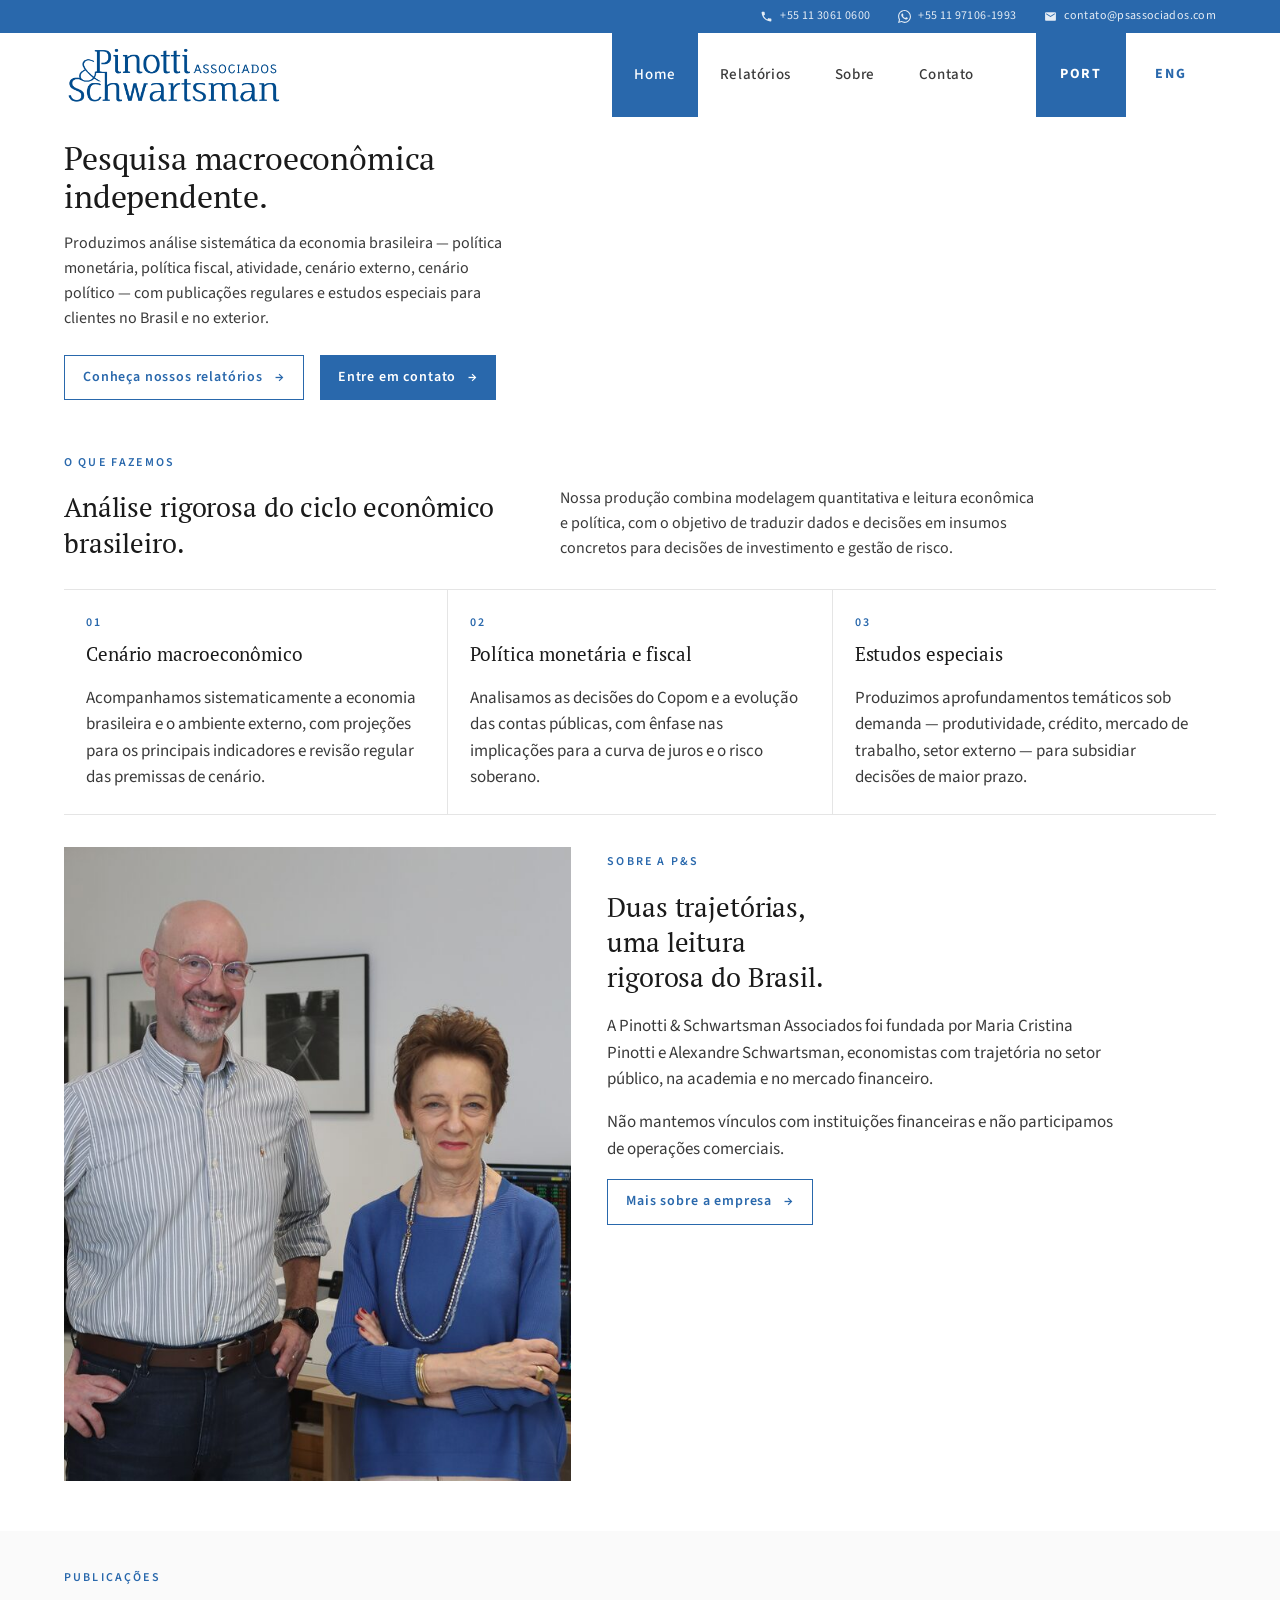
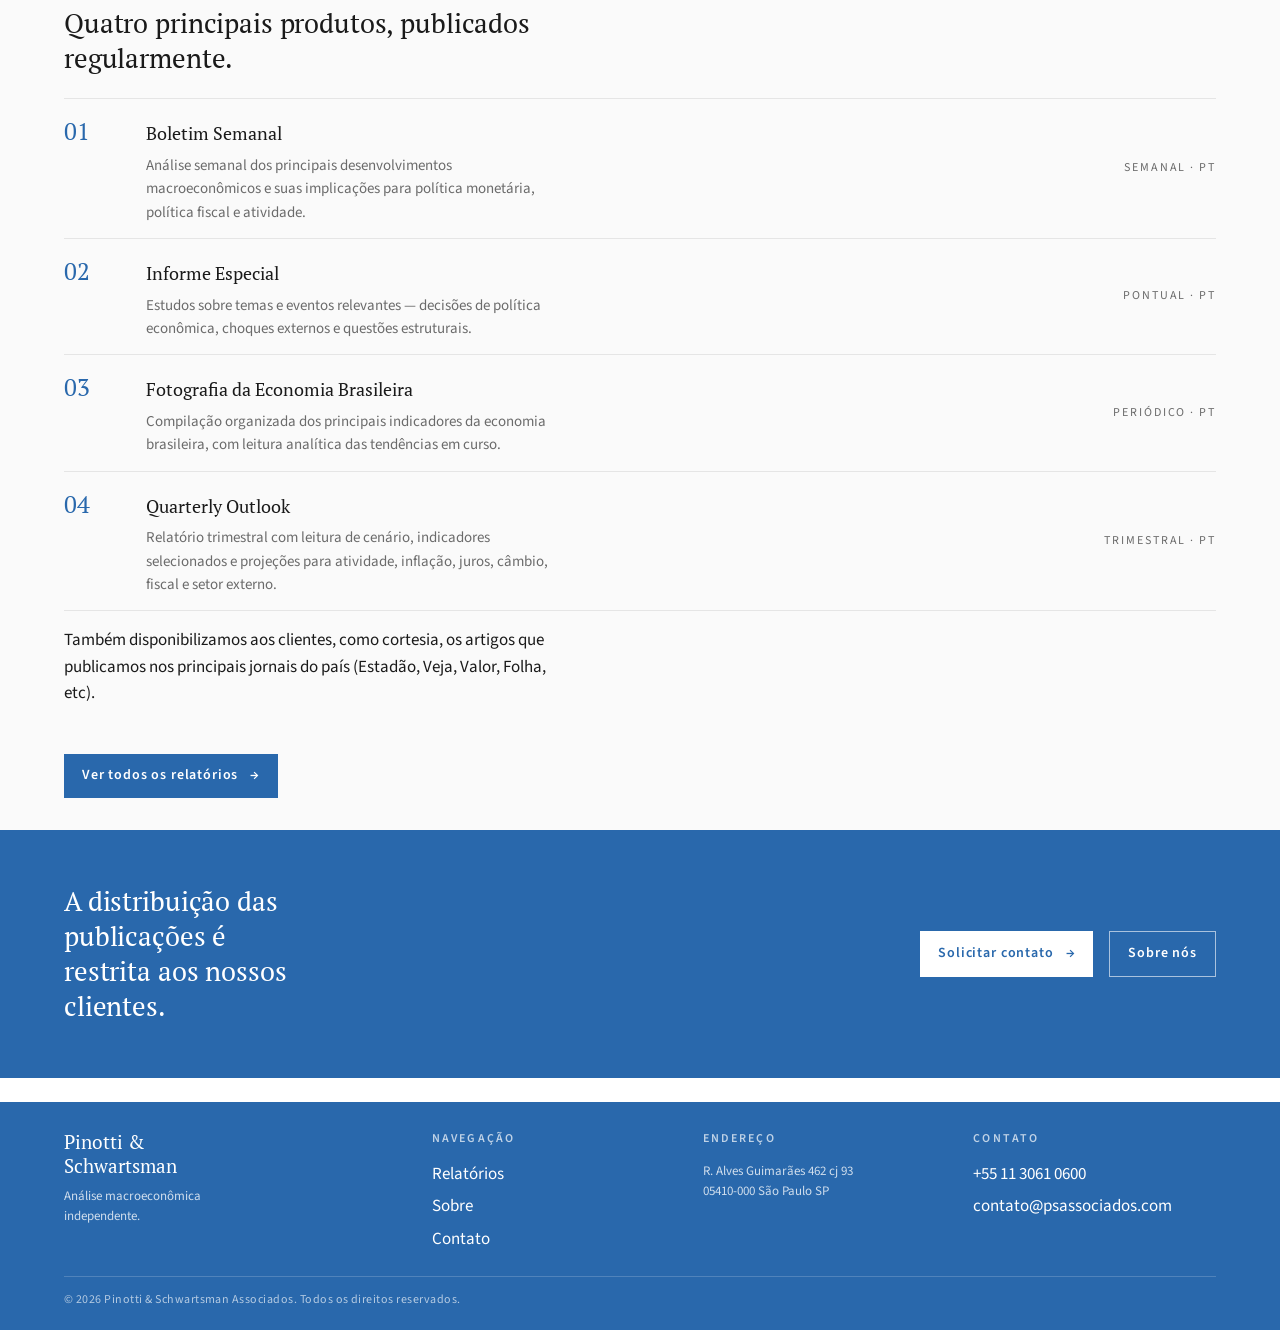
<file: index.html>
<!doctype html>
<html lang="pt-BR">
<head>
  <meta charset="utf-8" />
  <meta name="viewport" content="width=device-width, initial-scale=1" />
  <title>Pinotti &amp; Schwartsman Associados — Análise macroeconômica</title>
  <meta name="description" content="Pinotti & Schwartsman Associados — pesquisa macroeconômica independente para clientes no Brasil e no exterior." />
  <meta property="og:title" content="Pinotti & Schwartsman Associados" />
  <meta property="og:description" content="Pesquisa macroeconômica independente." />
  <meta property="og:type" content="website" />
  <meta property="og:image" content="assets/ps-logo-br.png" />
  <link rel="preconnect" href="https://fonts.googleapis.com" />
  <link rel="preconnect" href="https://fonts.gstatic.com" crossorigin />
  <link href="https://fonts.googleapis.com/css2?family=PT+Serif:wght@400;700&family=Source+Sans+3:wght@300;400;500;600;700&display=swap" rel="stylesheet" />
  <link rel="icon" href="assets/ps-icon.png" type="image/png" />
  <link rel="stylesheet" href="styles.css" />
</head>
<body data-screen-label="Home">

  <div data-slot="header" data-active="index.html"></div>

  <main>
    <!-- HERO -->
    <section class="hero" data-screen-label="Hero">
      <div class="container body">
        <h1>
          <span data-pt="Pesquisa macroeconômica" data-en="Independent macroeconomic">Pesquisa macroeconômica</span>
          <span data-pt="independente." data-en="research.">independente.</span>
        </h1>
        <p class="lead" data-pt="Produzimos análise sistemática da economia brasileira — política monetária, política fiscal, atividade, cenário externo, cenário político — com publicações regulares e estudos especiais para clientes no Brasil e no exterior." data-en="We produce systematic analysis of the Brazilian economy — monetary policy, fiscal policy, activity, external scenario, political scenario — with regular publications and special studies for clients in Brazil and abroad.">Produzimos análise sistemática da economia brasileira — política monetária, política fiscal, atividade, cenário externo, cenário político — com publicações regulares e estudos especiais para clientes no Brasil e no exterior.</p>
        <div class="actions">
          <a class="btn ghost" href="relatorios.html"><span data-pt="Conheça nossos relatórios" data-en="Explore our research">Conheça nossos relatórios</span> <span class="arrow">→</span></a>
          <a class="btn" href="contato.html"><span data-pt="Entre em contato" data-en="Contact us">Entre em contato</span> <span class="arrow">→</span></a>
        </div>
      </div>
    </section>

    <!-- SERVIÇOS -->
    <section class="services container" data-screen-label="Serviços">
      <div class="head">
        <div>
          <span class="eyebrow" data-pt="O que fazemos" data-en="What we do">O que fazemos</span>
          <h2 data-pt="Análise rigorosa do ciclo econômico brasileiro." data-en="Rigorous analysis of the Brazilian economic cycle.">Análise rigorosa do ciclo econômico brasileiro.</h2>
        </div>
        <p class="lead" data-pt="Nossa produção combina modelagem quantitativa e leitura econômica e política, com o objetivo de traduzir dados e decisões em insumos concretos para decisões de investimento e gestão de risco." data-en="Our output combines quantitative modelling with economic and political reading, aiming to translate data and decisions into concrete inputs for investment and risk management decisions.">Nossa produção combina modelagem quantitativa e leitura econômica e política, com o objetivo de traduzir dados e decisões em insumos concretos para decisões de investimento e gestão de risco.</p>
      </div>

      <div class="svc-grid">
        <div class="svc">
          <span class="num">01</span>
          <h3 data-pt="Cenário macroeconômico" data-en="Macroeconomic outlook">Cenário macroeconômico</h3>
          <p data-pt="Acompanhamos sistematicamente a economia brasileira e o ambiente externo, com projeções para os principais indicadores e revisão regular das premissas de cenário." data-en="We systematically follow the Brazilian economy and the external environment, with projections for key indicators and regular review of scenario assumptions.">Acompanhamos sistematicamente a economia brasileira e o ambiente externo, com projeções para os principais indicadores e revisão regular das premissas de cenário.</p>
        </div>
        <div class="svc">
          <span class="num">02</span>
          <h3 data-pt="Política monetária e fiscal" data-en="Monetary and fiscal policy">Política monetária e fiscal</h3>
          <p data-pt="Analisamos as decisões do Copom e a evolução das contas públicas, com ênfase nas implicações para a curva de juros e o risco soberano." data-en="We analyse Copom decisions and the evolution of public accounts, with emphasis on the implications for the yield curve and sovereign risk.">Analisamos as decisões do Copom e a evolução das contas públicas, com ênfase nas implicações para a curva de juros e o risco soberano.</p>
        </div>
        <div class="svc">
          <span class="num">03</span>
          <h3 data-pt="Estudos especiais" data-en="Special studies">Estudos especiais</h3>
          <p data-pt="Produzimos aprofundamentos temáticos sob demanda — produtividade, crédito, mercado de trabalho, setor externo — para subsidiar decisões de maior prazo." data-en="We produce on-demand thematic deep-dives — productivity, credit, labour market, external sector — to support longer-term decisions.">Produzimos aprofundamentos temáticos sob demanda — produtividade, crédito, mercado de trabalho, setor externo — para subsidiar decisões de maior prazo.</p>
        </div>
      </div>
    </section>

    <!-- SOBRE -->
    <section class="container section" data-screen-label="Sobre — preview">
      <div class="about-block">
        <div class="visual">
          <span class="label-tag" data-pt="P&amp;S" data-en="P&amp;S">P&amp;S</span>
          <img class="visual-photo" src="assets/alex-e-cristina.jpg" alt="Maria Cristina Pinotti e Alexandre Schwartsman" />
        </div>
        <div class="copy">
          <span class="eyebrow" data-pt="Sobre a P&S" data-en="About P&S">Sobre a P&amp;S</span>
          <h2 data-pt="Duas trajetórias, uma leitura rigorosa do Brasil." data-en="Two careers, one rigorous reading of Brazil.">Duas trajetórias, uma leitura rigorosa do Brasil.</h2>
          <p data-pt="A Pinotti & Schwartsman Associados foi fundada por Maria Cristina Pinotti e Alexandre Schwartsman, economistas com trajetória no setor público, na academia e no mercado financeiro." data-en="Pinotti & Schwartsman Associates was founded by Maria Cristina Pinotti and Alexandre Schwartsman, economists with backgrounds in the public sector, academia and financial markets.">A Pinotti &amp; Schwartsman Associados foi fundada por Maria Cristina Pinotti e Alexandre Schwartsman, economistas com trajetória no setor público, na academia e no mercado financeiro.</p>
          <p data-pt="Não mantemos vínculos com instituições financeiras e não participamos de operações comerciais." data-en="We maintain no ties to financial institutions and do not participate in commercial transactions.">Não mantemos vínculos com instituições financeiras e não participamos de operações comerciais.</p>
          <div class="actions mt-16">
            <a class="btn ghost" href="sobre.html"><span data-pt="Mais sobre a empresa" data-en="More about the firm">Mais sobre a empresa</span> <span class="arrow">→</span></a>
          </div>
        </div>
      </div>
    </section>

    <!-- RELATÓRIOS -->
    <section class="reports-strip" data-screen-label="Relatórios — preview">
      <div class="container">
        <div class="head">
          <div>
            <span class="eyebrow" data-pt="Publicações" data-en="Publications">Publicações</span>
            <h2 data-pt="Quatro principais produtos, publicados regularmente." data-en="Four main products, published regularly.">Quatro principais produtos, publicados regularmente.</h2>
          </div>
        </div>

        <div class="reports-list">
          <div class="report-row">
            <div class="num">01</div>
            <div>
              <div class="name">Boletim Semanal</div>
              <div class="desc" data-pt="Análise semanal dos principais desenvolvimentos macroeconômicos e suas implicações para política monetária, política fiscal e atividade." data-en="Weekly analysis of the main macroeconomic developments and their implications for monetary policy, fiscal policy and activity.">Análise semanal dos principais desenvolvimentos macroeconômicos e suas implicações para política monetária, política fiscal e atividade.</div>
            </div>
            <div class="freq" data-pt="Semanal · PT" data-en="Weekly · PT">Semanal · PT</div>
          </div>
          <div class="report-row">
            <div class="num">02</div>
            <div>
              <div class="name">Informe Especial</div>
              <div class="desc" data-pt="Estudos sobre temas e eventos relevantes — decisões de política econômica, choques externos e questões estruturais." data-en="Studies on relevant topics and events — economic policy decisions, external shocks and structural issues.">Estudos sobre temas e eventos relevantes — decisões de política econômica, choques externos e questões estruturais.</div>
            </div>
            <div class="freq" data-pt="Pontual · PT" data-en="Ad hoc · PT">Pontual · PT</div>
          </div>
          <div class="report-row">
            <div class="num">03</div>
            <div>
              <div class="name">Fotografia da Economia Brasileira</div>
              <div class="desc" data-pt="Compilação organizada dos principais indicadores da economia brasileira, com leitura analítica das tendências em curso." data-en="An organised compilation of the main indicators of the Brazilian economy, with analytical reading of ongoing trends.">Compilação organizada dos principais indicadores da economia brasileira, com leitura analítica das tendências em curso.</div>
            </div>
            <div class="freq" data-pt="Periódico · PT" data-en="Periodic · PT">Periódico · PT</div>
          </div>
          <div class="report-row">
            <div class="num">04</div>
            <div>
              <div class="name">Quarterly Outlook</div>
              <div class="desc" data-pt="Relatório trimestral com leitura de cenário, indicadores selecionados e projeções para atividade, inflação, juros, câmbio, fiscal e setor externo." data-en="Quarterly report with scenario analysis, selected indicators and forecasts for activity, inflation, rates, FX, fiscal accounts and the external sector.">Relatório trimestral com leitura de cenário, indicadores selecionados e projeções para atividade, inflação, juros, câmbio, fiscal e setor externo.</div>
            </div>
            <div class="freq" data-pt="Trimestral · PT" data-en="Quarterly · PT">Trimestral · PT</div>
          </div>
        </div>

        <p class="small mt-16" data-pt="Também disponibilizamos aos clientes, como cortesia, os artigos que publicamos nos principais jornais do país (Estadão, Veja, Valor, Folha, etc)." data-en="We also make available to clients, as a courtesy, the articles we publish in the country's main newspapers.">Também disponibilizamos aos clientes, como cortesia, os artigos que publicamos nos principais jornais do país (Estadão, Veja, Valor, Folha, etc).</p>

        <div class="mt-48">
          <a class="btn" href="relatorios.html"><span data-pt="Ver todos os relatórios" data-en="View all reports">Ver todos os relatórios</span> <span class="arrow">→</span></a>
        </div>
      </div>
    </section>

    <!-- CTA -->
    <section class="cta" data-screen-label="CTA contato">
      <div class="container row">
        <h2 data-pt="A distribuição das publicações é restrita aos nossos clientes." data-en="Distribution of our publications is restricted to our clients.">A distribuição das publicações é restrita aos nossos clientes.</h2>
        <div class="actions">
          <a class="btn" href="contato.html"><span data-pt="Solicitar contato" data-en="Request contact">Solicitar contato</span> <span class="arrow">→</span></a>
          <a class="btn ghost" href="sobre.html" data-pt="Sobre nós" data-en="About us">Sobre nós</a>
        </div>
      </div>
    </section>
  </main>

  <div data-slot="footer"></div>
  <script src="site.js"></script>
</body>
</html>
</file>
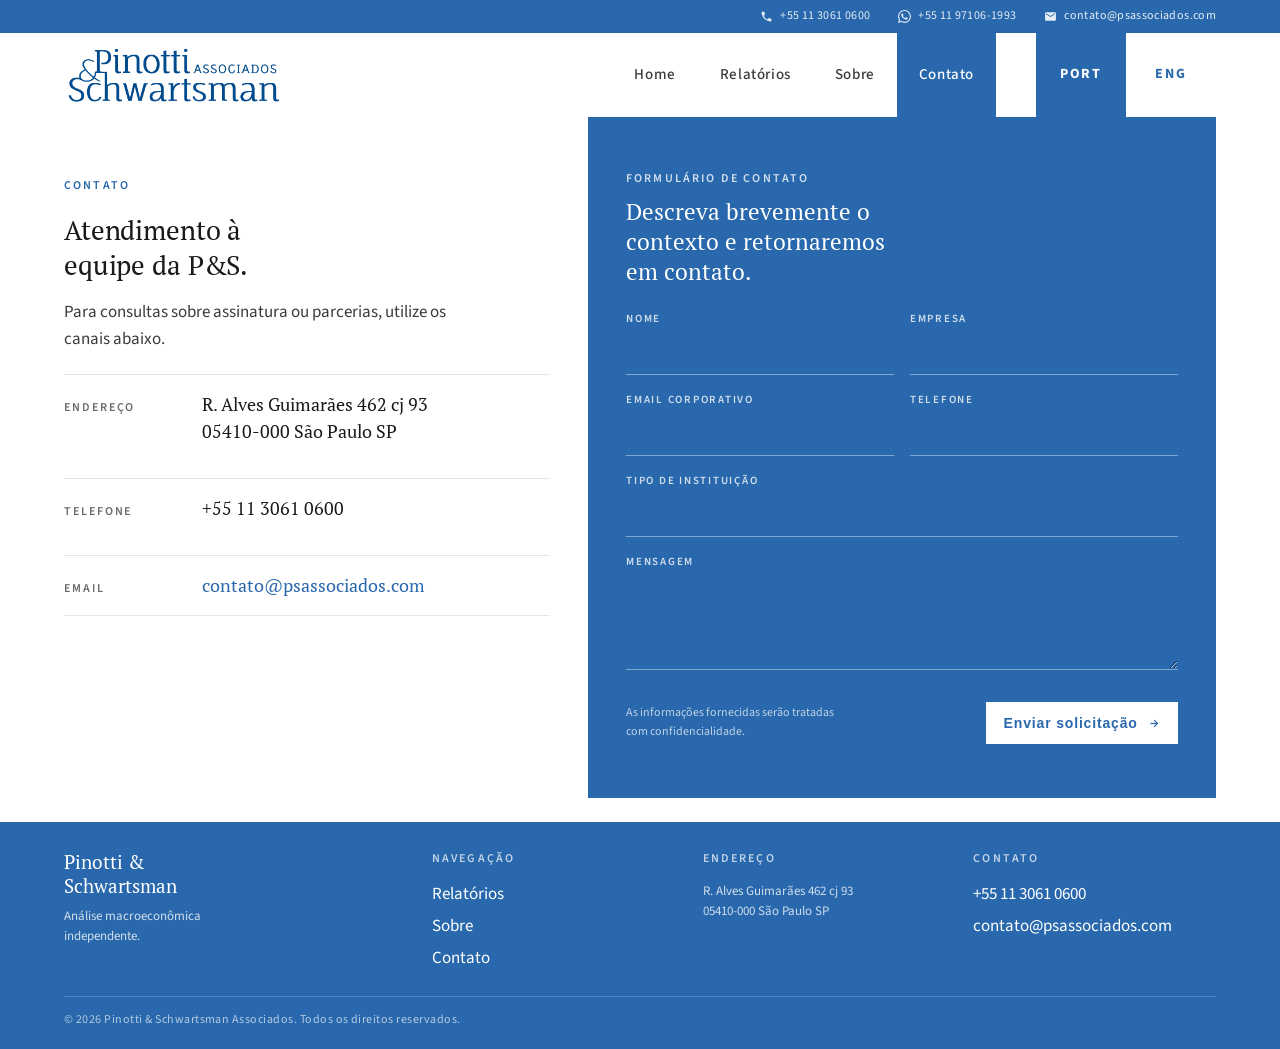
<file: contato.html>
<!doctype html>
<html lang="pt-BR">
<head>
  <meta charset="utf-8" />
  <meta name="viewport" content="width=device-width, initial-scale=1" />
  <title>Contato · Pinotti &amp; Schwartsman Associados</title>
  <meta name="description" content="Contato da Pinotti & Schwartsman Associados." />
  <meta property="og:title" content="Contato · Pinotti & Schwartsman Associados" />
  <meta property="og:description" content="Entre em contato com a equipe da P&S." />
  <meta property="og:type" content="website" />
  <meta property="og:image" content="assets/ps-logo-br.png" />
  <link rel="preconnect" href="https://fonts.googleapis.com" />
  <link rel="preconnect" href="https://fonts.gstatic.com" crossorigin />
  <link href="https://fonts.googleapis.com/css2?family=PT+Serif:wght@400;700&family=Source+Sans+3:wght@300;400;500;600;700&display=swap" rel="stylesheet" />
  <link rel="icon" href="assets/ps-icon.png" type="image/png" />
  <link rel="stylesheet" href="styles.css" />
</head>
<body data-screen-label="Contato">
  <div data-slot="header" data-active="contato.html"></div>

  <main>
    <section class="container">
      <div class="contact">
        <div class="info">
          <span class="eyebrow" data-pt="Contato" data-en="Contact">Contato</span>
          <h2 data-pt="Atendimento à equipe da P&S." data-en="Contact the P&S team.">Atendimento à equipe da P&amp;S.</h2>
          <p data-pt="Para consultas sobre assinatura ou parcerias, utilize os canais abaixo." data-en="For subscription enquiries or partnerships, please use the channels below.">Para consultas sobre assinatura ou parcerias, utilize os canais abaixo.</p>

          <dl class="block">
            <dt data-pt="Endereço" data-en="Address">Endereço</dt>
            <dd>R. Alves Guimarães 462 cj 93
05410-000 São Paulo SP</dd>
          </dl>
          <dl class="block">
            <dt data-pt="Telefone" data-en="Phone">Telefone</dt>
            <dd>+55 11 3061 0600</dd>
          </dl>
          <dl class="block">
            <dt data-pt="Email" data-en="Email">Email</dt>
            <dd><a href="mailto:contato@psassociados.com">contato@psassociados.com</a></dd>
          </dl>
        </div>

        <aside class="form-pane">
          <h3 data-pt="Formulário de contato" data-en="Contact form">Formulário de contato</h3>
          <p class="lead" data-pt="Descreva brevemente o contexto e retornaremos em contato." data-en="Briefly describe the context and we will follow up.">Descreva brevemente o contexto e retornaremos em contato.</p>

          <form class="form-grid contact-form" data-contact-form>
            <div class="field">
              <label for="name" data-pt="Nome" data-en="Name">Nome</label>
              <input id="name" name="name" type="text" autocomplete="name" required />
            </div>
            <div class="field">
              <label for="company" data-pt="Empresa" data-en="Company">Empresa</label>
              <input id="company" name="company" type="text" autocomplete="organization" required />
            </div>
            <div class="field">
              <label for="email" data-pt="Email corporativo" data-en="Corporate email">Email corporativo</label>
              <input id="email" name="email" type="email" autocomplete="email" required />
            </div>
            <div class="field">
              <label for="phone" data-pt="Telefone" data-en="Phone">Telefone</label>
              <input id="phone" name="phone" type="tel" autocomplete="tel" />
            </div>
            <div class="field full">
              <label for="institution" data-pt="Tipo de instituição" data-en="Institution type">Tipo de instituição</label>
              <input id="institution" name="institution" type="text" autocomplete="organization-title" />
            </div>
            <div class="field full">
              <label for="message" data-pt="Mensagem" data-en="Message">Mensagem</label>
              <textarea id="message" name="message"></textarea>
            </div>
            <div class="form-actions">
              <span class="small" data-pt="As informações fornecidas serão tratadas com confidencialidade." data-en="The information provided will be handled confidentially.">As informações fornecidas serão tratadas com confidencialidade.</span>
              <button class="btn" type="submit"><span data-pt="Enviar solicitação" data-en="Send request">Enviar solicitação</span> <span class="arrow">→</span></button>
              <p class="form-status small" hidden data-form-status data-pt="Seu aplicativo de email será aberto com a solicitação preenchida." data-en="Your email app will open with the request prefilled.">Seu aplicativo de email será aberto com a solicitação preenchida.</p>
            </div>
          </form>
        </aside>
      </div>
    </section>
  </main>

  <div data-slot="footer"></div>
  <script src="site.js"></script>
</body>
</html>
</file>
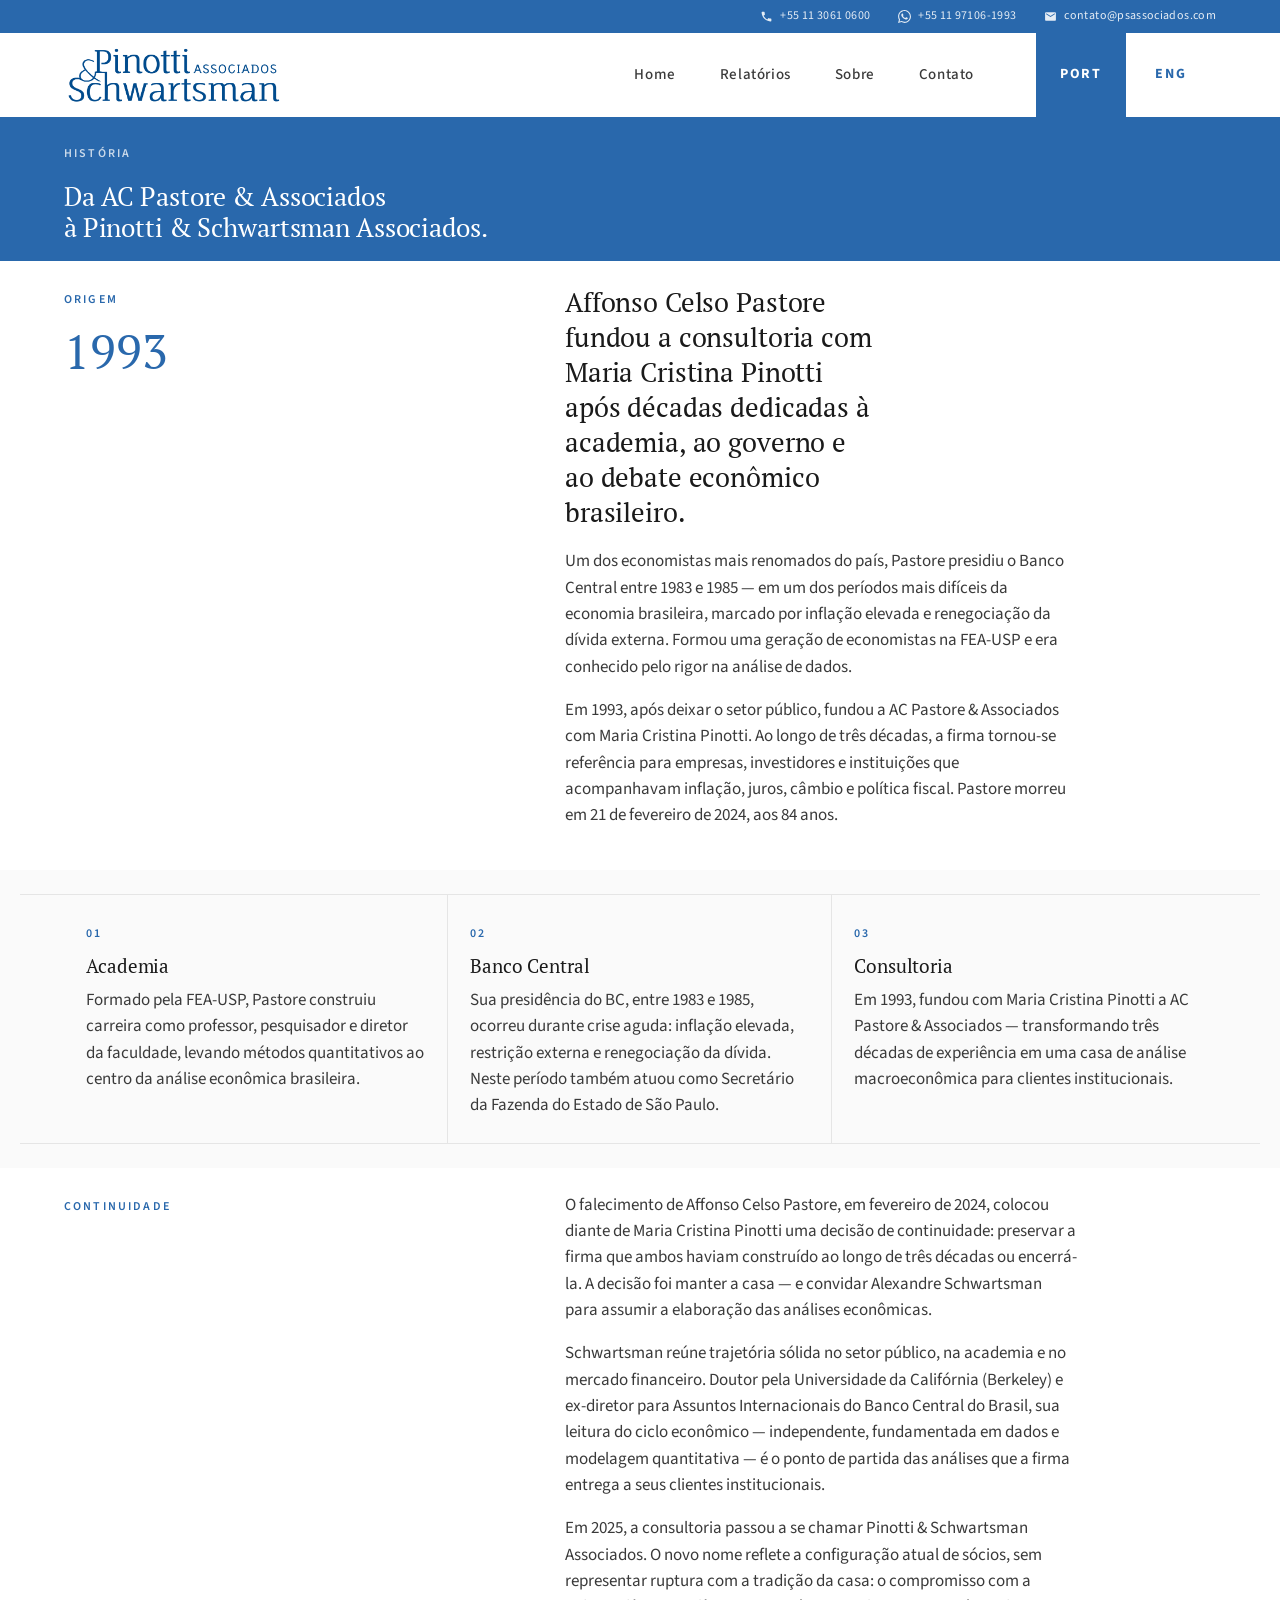
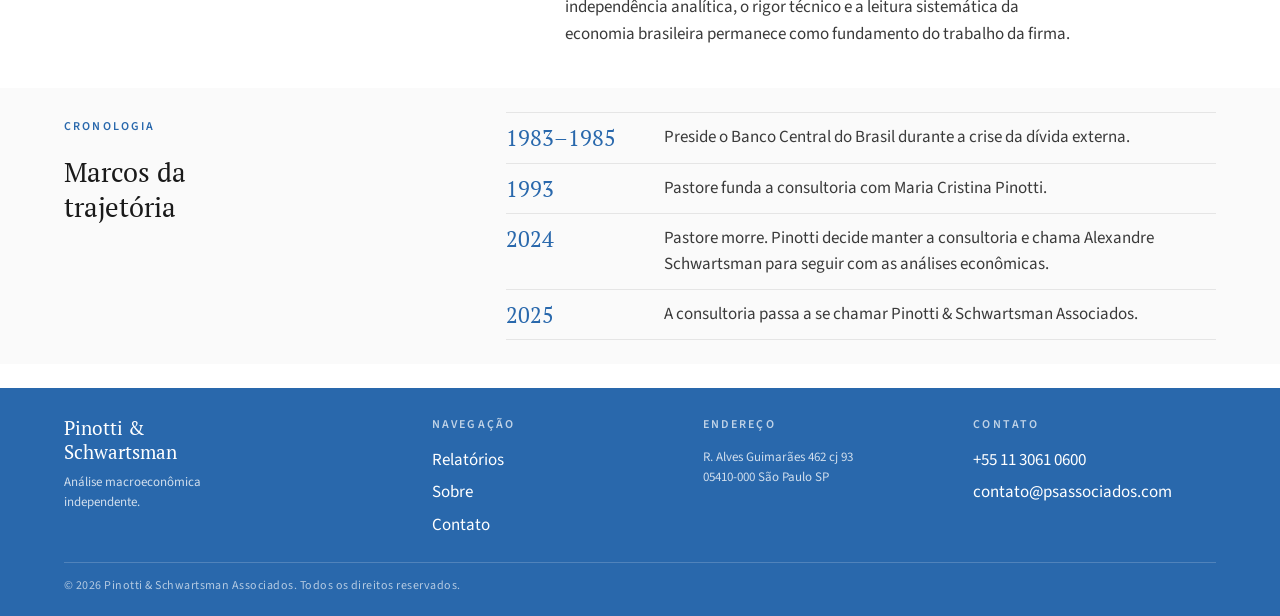
<file: historia.html>
<!doctype html>
<html lang="pt-BR">
<head>
  <meta charset="utf-8" />
  <meta name="viewport" content="width=device-width, initial-scale=1" />
  <title>História · Pinotti &amp; Schwartsman Associados</title>
  <meta name="description" content="Da AC Pastore & Associados à Pinotti & Schwartsman Associados: a história da firma, o legado de Pastore e a refundação de 2025." />
  <meta property="og:title" content="História · Pinotti & Schwartsman Associados" />
  <meta property="og:description" content="Da AC Pastore & Associados à Pinotti & Schwartsman Associados: continuidade, independência e rigor macroeconômico." />
  <meta property="og:type" content="website" />
  <meta property="og:image" content="assets/ps-logo-br.png" />
  <link rel="preconnect" href="https://fonts.googleapis.com" />
  <link rel="preconnect" href="https://fonts.gstatic.com" crossorigin />
  <link href="https://fonts.googleapis.com/css2?family=PT+Serif:wght@400;700&family=Source+Sans+3:wght@300;400;500;600;700&display=swap" rel="stylesheet" />
  <link rel="icon" href="assets/ps-icon.png" type="image/png" />
  <link rel="stylesheet" href="styles.css" />
</head>
<body data-screen-label="História">
  <div data-slot="header" data-active="historia.html"></div>

  <main>
    <section class="page-head" data-screen-label="Page head">
      <div class="container">
        <span class="eyebrow" data-pt="História" data-en="History">História</span>
        <h1>
          <span data-pt="Da AC Pastore &amp; Associados" data-en="From AC Pastore &amp; Associates">Da AC Pastore &amp; Associados</span>
          <span data-pt="à Pinotti &amp; Schwartsman Associados." data-en="to Pinotti &amp; Schwartsman Associates.">à Pinotti &amp; Schwartsman Associados.</span>
        </h1>
      </div>
    </section>

    <!-- Origem -->
    <section class="container history-intro">
      <div>
        <span class="eyebrow" data-pt="Origem" data-en="Origin">Origem</span>
        <div class="history-year">1993</div>
      </div>
      <div>
        <h2 data-pt="Affonso Celso Pastore fundou a consultoria com Maria Cristina Pinotti após décadas dedicadas à academia, ao governo e ao debate econômico brasileiro." data-en="Affonso Celso Pastore founded the consultancy with Maria Cristina Pinotti after decades devoted to academia, government and the Brazilian economic debate.">Affonso Celso Pastore fundou a consultoria com Maria Cristina Pinotti após décadas dedicadas à academia, ao governo e ao debate econômico brasileiro.</h2>
        <p data-pt="Um dos economistas mais renomados do país, Pastore presidiu o Banco Central entre 1983 e 1985 — em um dos períodos mais difíceis da economia brasileira, marcado por inflação elevada e renegociação da dívida externa. Formou uma geração de economistas na FEA-USP e era conhecido pelo rigor na análise de dados." data-en="One of Brazil's most respected economists, Pastore headed the Central Bank from 1983 to 1985 — in one of the most difficult periods of the Brazilian economy, marked by high inflation and external-debt renegotiation. He trained a generation of economists at FEA-USP and was known for his rigour in data analysis.">Um dos economistas mais renomados do país, Pastore presidiu o Banco Central entre 1983 e 1985 — em um dos períodos mais difíceis da economia brasileira, marcado por inflação elevada e renegociação da dívida externa. Formou uma geração de economistas na FEA-USP e era conhecido pelo rigor na análise de dados.</p>
        <p data-pt="Em 1993, após deixar o setor público, fundou a AC Pastore &amp; Associados com Maria Cristina Pinotti. Ao longo de três décadas, a firma tornou-se referência para empresas, investidores e instituições que acompanhavam inflação, juros, câmbio e política fiscal. Pastore morreu em 21 de fevereiro de 2024, aos 84 anos." data-en="In 1993, after leaving the public sector, he founded AC Pastore &amp; Associates with Maria Cristina Pinotti. Over three decades, the firm became a benchmark for companies, investors and institutions following inflation, interest rates, exchange rates and fiscal policy. Pastore died on 21 February 2024, aged 84.">Em 1993, após deixar o setor público, fundou a AC Pastore &amp; Associados com Maria Cristina Pinotti. Ao longo de três décadas, a firma tornou-se referência para empresas, investidores e instituições que acompanhavam inflação, juros, câmbio e política fiscal. Pastore morreu em 21 de fevereiro de 2024, aos 84 anos.</p>
      </div>
    </section>

    <!-- Três pilares da trajetória -->
    <section class="history-band">
      <div class="container history-timeline">
        <article>
          <span class="num">01</span>
          <h3 data-pt="Academia" data-en="Academia">Academia</h3>
          <p data-pt="Formado pela FEA-USP, Pastore construiu carreira como professor, pesquisador e diretor da faculdade, levando métodos quantitativos ao centro da análise econômica brasileira." data-en="Educated at FEA-USP, Pastore built a career as professor, researcher and dean, bringing quantitative methods to the centre of Brazilian economic analysis.">Formado pela FEA-USP, Pastore construiu carreira como professor, pesquisador e diretor da faculdade, levando métodos quantitativos ao centro da análise econômica brasileira.</p>
        </article>
        <article>
          <span class="num">02</span>
          <h3 data-pt="Banco Central" data-en="Central Bank">Banco Central</h3>
          <p data-pt="Sua presidência do BC, entre 1983 e 1985, ocorreu durante crise aguda: inflação elevada, restrição externa e renegociação da dívida. Neste período também atuou como Secretário da Fazenda do Estado de São Paulo." data-en="His tenure as BC president, from 1983 to 1985, came during an acute crisis: high inflation, external constraints and debt renegotiation. He also served as São Paulo State Finance Secretary.">Sua presidência do BC, entre 1983 e 1985, ocorreu durante crise aguda: inflação elevada, restrição externa e renegociação da dívida. Neste período também atuou como Secretário da Fazenda do Estado de São Paulo.</p>
        </article>
        <article>
          <span class="num">03</span>
          <h3 data-pt="Consultoria" data-en="Consultancy">Consultoria</h3>
          <p data-pt="Em 1993, fundou com Maria Cristina Pinotti a AC Pastore &amp; Associados — transformando três décadas de experiência em uma casa de análise macroeconômica para clientes institucionais." data-en="In 1993, he co-founded AC Pastore &amp; Associates with Maria Cristina Pinotti — turning three decades of experience into a macroeconomic research house for institutional clients.">Em 1993, fundou com Maria Cristina Pinotti a AC Pastore &amp; Associados — transformando três décadas de experiência em uma casa de análise macroeconômica para clientes institucionais.</p>
        </article>
      </div>
    </section>

    <!-- Continuidade -->
    <section class="container">
      <div class="intro">
        <div>
          <span class="eyebrow" data-pt="Continuidade" data-en="Continuity">Continuidade</span>
        </div>
        <div>
          <p data-pt="O falecimento de Affonso Celso Pastore, em fevereiro de 2024, colocou diante de Maria Cristina Pinotti uma decisão de continuidade: preservar a firma que ambos haviam construído ao longo de três décadas ou encerrá-la. A decisão foi manter a casa — e convidar Alexandre Schwartsman para assumir a elaboração das análises econômicas." data-en="The passing of Affonso Celso Pastore in February 2024 placed before Maria Cristina Pinotti a decision of continuity: to preserve the firm they had both built over three decades, or to close it. The decision was to keep the firm — and to invite Alexandre Schwartsman to take over the production of economic analysis.">O falecimento de Affonso Celso Pastore, em fevereiro de 2024, colocou diante de Maria Cristina Pinotti uma decisão de continuidade: preservar a firma que ambos haviam construído ao longo de três décadas ou encerrá-la. A decisão foi manter a casa — e convidar Alexandre Schwartsman para assumir a elaboração das análises econômicas.</p>
          <p data-pt="Schwartsman reúne trajetória sólida no setor público, na academia e no mercado financeiro. Doutor pela Universidade da Califórnia (Berkeley) e ex-diretor para Assuntos Internacionais do Banco Central do Brasil, sua leitura do ciclo econômico — independente, fundamentada em dados e modelagem quantitativa — é o ponto de partida das análises que a firma entrega a seus clientes institucionais." data-en="Schwartsman brings a solid background in the public sector, academia and financial markets. With a PhD from the University of California (Berkeley) and a former directorship for International Affairs at the Central Bank of Brazil, his reading of the economic cycle — independent, grounded in data and quantitative modelling — is the starting point for the analysis the firm delivers to its institutional clients.">Schwartsman reúne trajetória sólida no setor público, na academia e no mercado financeiro. Doutor pela Universidade da Califórnia (Berkeley) e ex-diretor para Assuntos Internacionais do Banco Central do Brasil, sua leitura do ciclo econômico — independente, fundamentada em dados e modelagem quantitativa — é o ponto de partida das análises que a firma entrega a seus clientes institucionais.</p>
          <p data-pt="Em 2025, a consultoria passou a se chamar Pinotti &amp; Schwartsman Associados. O novo nome reflete a configuração atual de sócios, sem representar ruptura com a tradição da casa: o compromisso com a independência analítica, o rigor técnico e a leitura sistemática da economia brasileira permanece como fundamento do trabalho da firma." data-en="In 2025, the consultancy became Pinotti &amp; Schwartsman Associates. The new name reflects the current partnership configuration, without representing a break with the firm's tradition: the commitment to analytical independence, technical rigour and systematic reading of the Brazilian economy remains as the foundation of its work.">Em 2025, a consultoria passou a se chamar Pinotti &amp; Schwartsman Associados. O novo nome reflete a configuração atual de sócios, sem representar ruptura com a tradição da casa: o compromisso com a independência analítica, o rigor técnico e a leitura sistemática da economia brasileira permanece como fundamento do trabalho da firma.</p>
        </div>
      </div>
    </section>

    <!-- Cronologia -->
    <section class="history-chronology">
      <div class="container">
        <div class="history-chronology-head">
          <span class="eyebrow" data-pt="Cronologia" data-en="Timeline">Cronologia</span>
          <h2 data-pt="Marcos da trajetória" data-en="Milestones">Marcos da trajetória</h2>
        </div>
        <ol>
          <li><time>1983–1985</time><span data-pt="Preside o Banco Central do Brasil durante a crise da dívida externa." data-en="Presides over the Central Bank of Brazil during the external-debt crisis.">Preside o Banco Central do Brasil durante a crise da dívida externa.</span></li>
          <li><time>1993</time><span data-pt="Pastore funda a consultoria com Maria Cristina Pinotti." data-en="Pastore founds the consultancy with Maria Cristina Pinotti.">Pastore funda a consultoria com Maria Cristina Pinotti.</span></li>
          <li><time>2024</time><span data-pt="Pastore morre. Pinotti decide manter a consultoria e chama Alexandre Schwartsman para seguir com as análises econômicas." data-en="Pastore dies. Pinotti decides to keep the consultancy and invites Alexandre Schwartsman to continue the economic analysis.">Pastore morre. Pinotti decide manter a consultoria e chama Alexandre Schwartsman para seguir com as análises econômicas.</span></li>
          <li><time>2025</time><span data-pt="A consultoria passa a se chamar Pinotti &amp; Schwartsman Associados." data-en="The consultancy becomes Pinotti &amp; Schwartsman Associates.">A consultoria passa a se chamar Pinotti &amp; Schwartsman Associados.</span></li>
        </ol>
      </div>
    </section>

  </main>

  <div data-slot="footer"></div>
  <script src="site.js"></script>
</body>
</html>
</file>
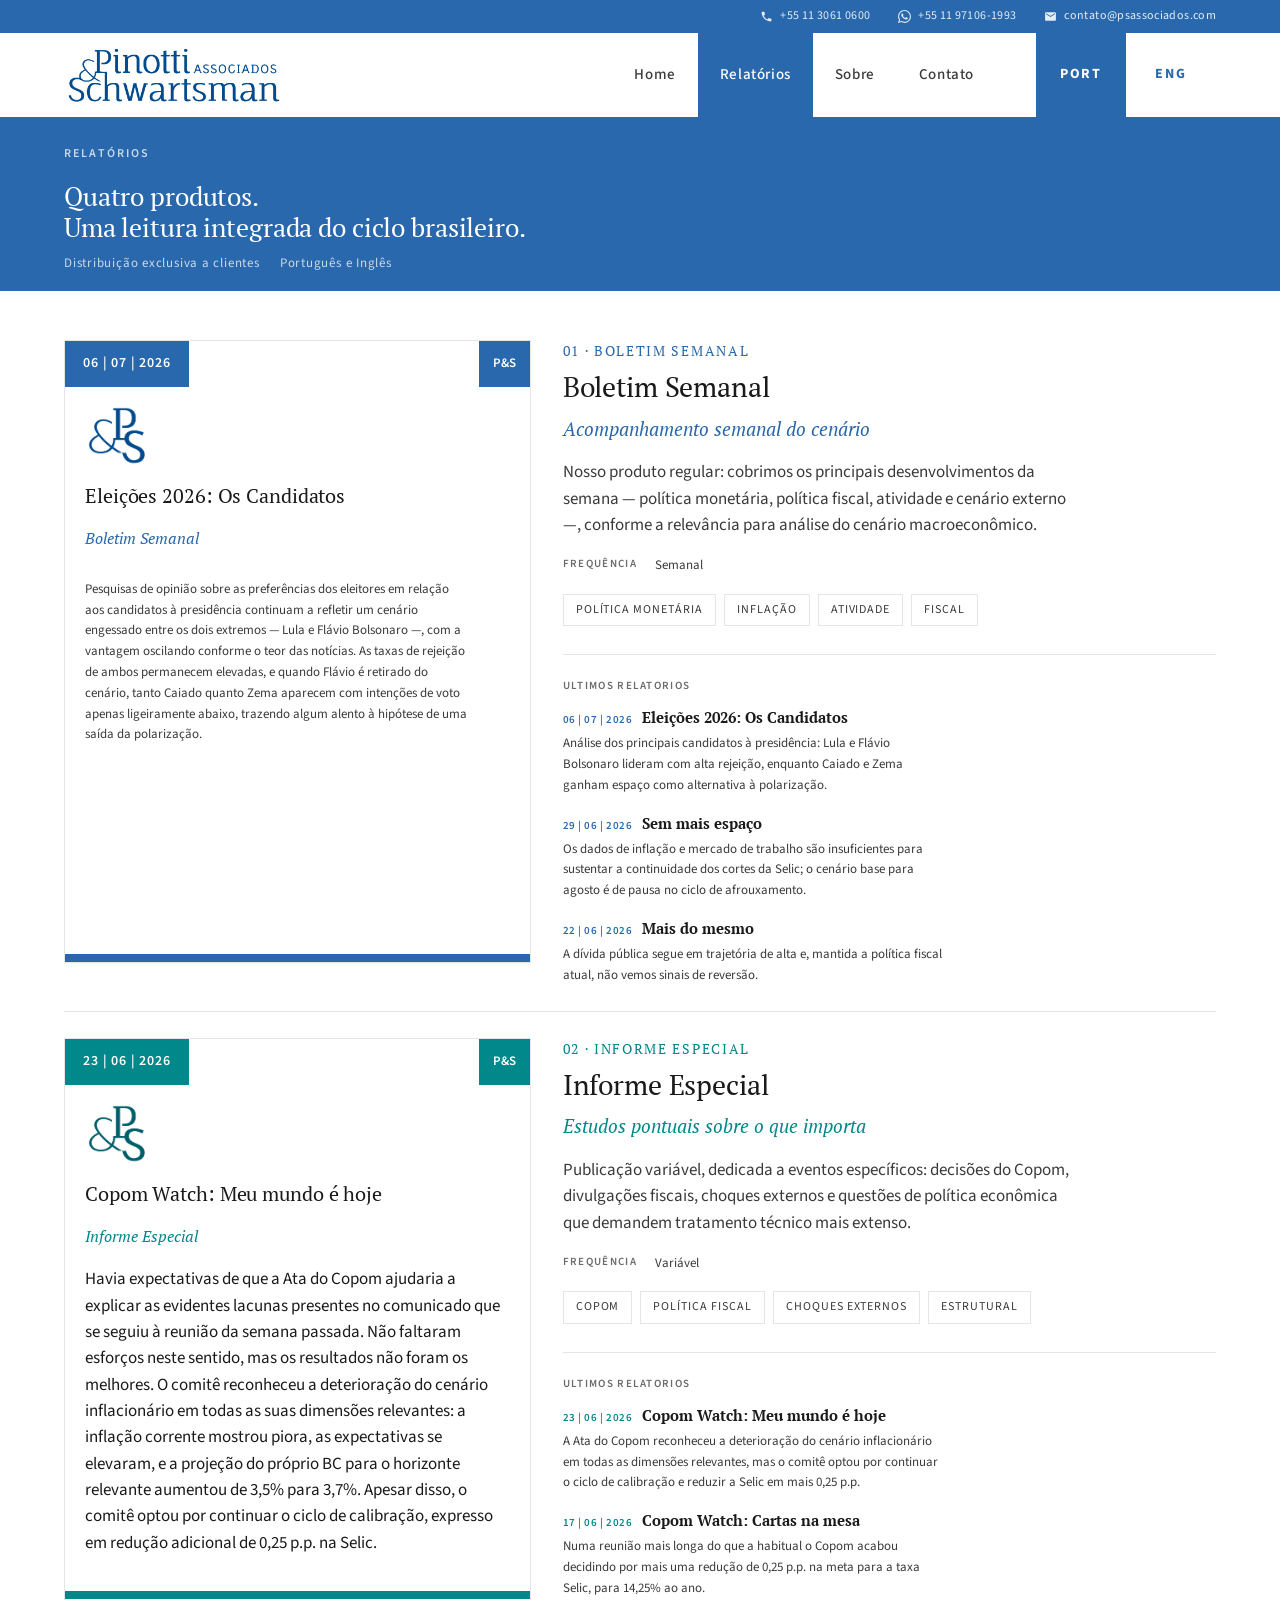
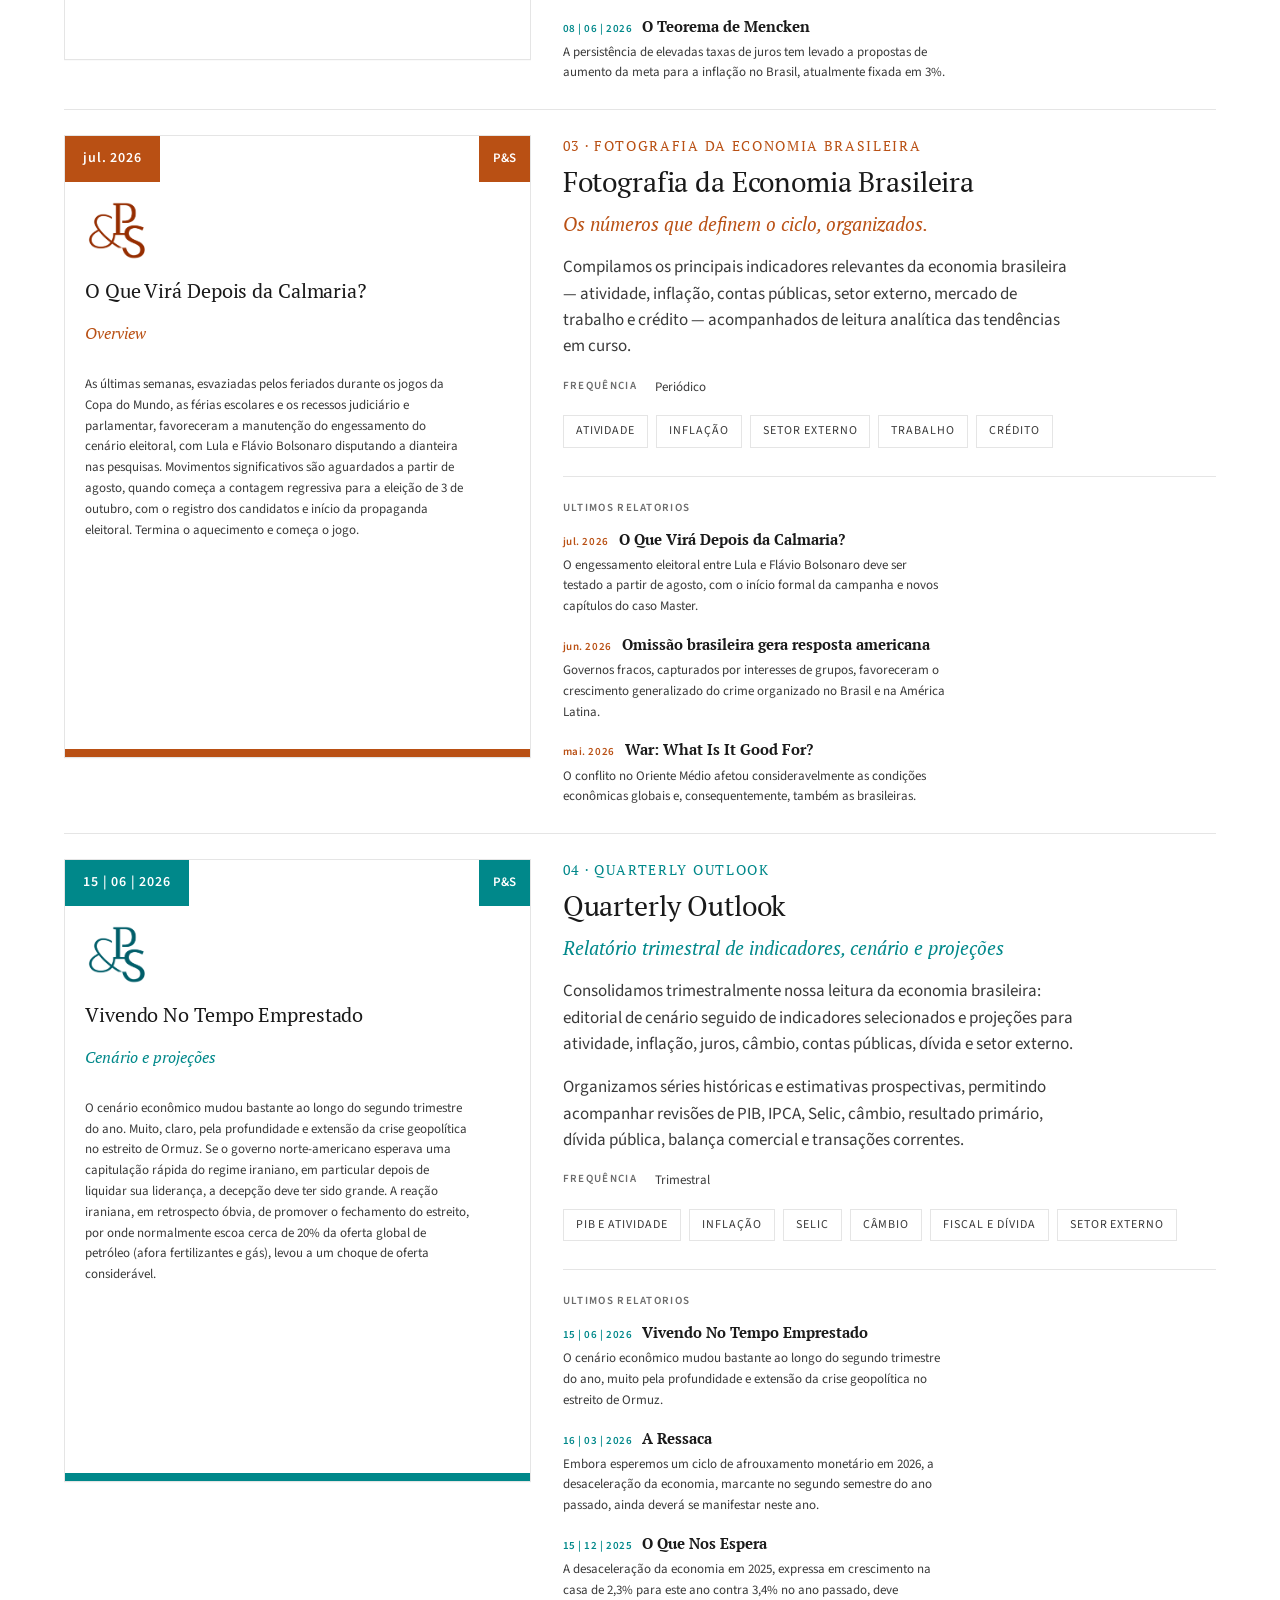
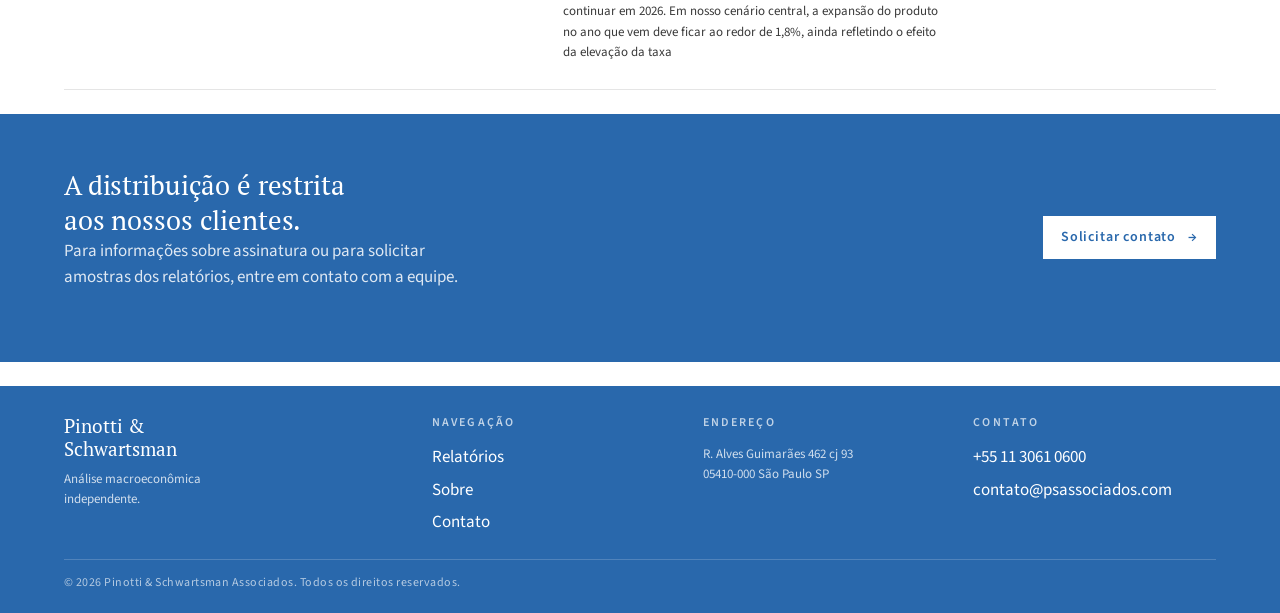
<file: relatorios.html>
<!doctype html>
<html lang="pt-BR">
<head>
  <meta charset="utf-8" />
  <meta name="viewport" content="width=device-width, initial-scale=1" />
  <title>Relatórios · Pinotti &amp; Schwartsman Associados</title>
  <meta name="description" content="Conheça os relatórios da Pinotti & Schwartsman Associados: boletim semanal, informes especiais, fotografia da economia brasileira e quarterly outlook." />
  <meta property="og:title" content="Relatórios · Pinotti & Schwartsman Associados" />
  <meta property="og:description" content="Publicações macroeconômicas para clientes institucionais." />
  <meta property="og:type" content="website" />
  <meta property="og:image" content="assets/ps-logo-br.png" />
  <link rel="preconnect" href="https://fonts.googleapis.com" />
  <link rel="preconnect" href="https://fonts.gstatic.com" crossorigin />
  <link href="https://fonts.googleapis.com/css2?family=PT+Serif:wght@400;700&family=Source+Sans+3:wght@300;400;500;600;700&display=swap" rel="stylesheet" />
  <link rel="icon" href="assets/ps-icon.png" type="image/png" />
  <link rel="stylesheet" href="styles.css" />
</head>
<body data-screen-label="Relatórios">
  <div data-slot="header" data-active="relatorios.html"></div>

  <main>
    <section class="page-head" data-screen-label="Page head">
      <div class="container">
        <span class="eyebrow" data-pt="Relatórios" data-en="Reports">Relatórios</span>
        <h1>
          <span data-pt="Quatro produtos." data-en="Four products.">Quatro produtos.</span>
          <span data-pt="Uma leitura integrada do ciclo brasileiro." data-en="An integrated reading of the Brazilian cycle.">Uma leitura integrada do ciclo brasileiro.</span>
        </h1>
        <div class="meta">
          <span data-pt="Distribuição exclusiva a clientes" data-en="Exclusive client distribution">Distribuição exclusiva a clientes</span>
          <span data-pt="Português e Inglês" data-en="Portuguese and English">Português e Inglês</span>
        </div>
      </div>
    </section>

    <section class="container reports">

      <article class="report" data-screen-label="Boletim Semanal">
        <div class="cover">
          <div class="top">
            <span class="date"><!-- COVER_DATE:semanal -->06 | 07 | 2026<!-- /COVER_DATE:semanal --></span>
            <span class="pg">P&amp;S</span>
          </div>
          <img class="ps-mark" src="assets/ps-icon.png" alt="" aria-hidden="true" />
          <h3><!-- COVER_TITLE:semanal -->Eleições 2026: Os Candidatos<!-- /COVER_TITLE:semanal --></h3>
          <div class="sub" data-pt="Boletim Semanal" data-en="Weekly Outlook">Boletim Semanal</div>
          <div class="stripes"><!-- COVER_TEXT:semanal -->
            <p class="cover-text">Pesquisas de opinião sobre as preferências dos eleitores em relação aos candidatos à presidência continuam a refletir um cenário engessado entre os dois extremos — Lula e Flávio Bolsonaro —, com a vantagem oscilando conforme o teor das notícias. As taxas de rejeição de ambos permanecem elevadas, e quando Flávio é retirado do cenário, tanto Caiado quanto Zema aparecem com intenções de voto apenas ligeiramente abaixo, trazendo algum alento à hipótese de uma saída da polarização.</p><!-- /COVER_TEXT:semanal --></div>
          <div class="bottom-bar"></div>
        </div>
        <div class="body">
          <span class="num">01 · Boletim Semanal</span>
          <h2 data-pt="Boletim Semanal" data-en="Weekly Bulletin">Boletim Semanal</h2>
          <div class="sub" data-pt="Acompanhamento semanal do cenário" data-en="Weekly read of the cycle">Acompanhamento semanal do cenário</div>
          <p data-pt="Nosso produto regular: cobrimos os principais desenvolvimentos da semana — política monetária, política fiscal, atividade e cenário externo —, conforme a relevância para análise do cenário macroeconômico." data-en="Our regular product: we cover the main developments of the week — monetary policy, fiscal policy, activity and the external scenario — according to their relevance for macroeconomic analysis.">Nosso produto regular: cobrimos os principais desenvolvimentos da semana — política monetária, política fiscal, atividade e cenário externo —, conforme a relevância para análise do cenário macroeconômico.</p>
          <dl class="meta">
            <dt data-pt="Frequência" data-en="Frequency">Frequência</dt><dd data-pt="Semanal" data-en="Weekly">Semanal</dd>
          </dl>
          <div class="topics">
            <span class="topic" data-pt="Política monetária" data-en="Monetary policy">Política monetária</span>
            <span class="topic" data-pt="Inflação" data-en="Inflation">Inflação</span>
            <span class="topic" data-pt="Atividade" data-en="Activity">Atividade</span>
            <span class="topic" data-pt="Fiscal" data-en="Fiscal">Fiscal</span>
          </div>
          <!-- LATEST:semanal -->
          <div class="latest-wrap">
            <span class="latest-label" data-pt="Ultimos relatorios" data-en="Latest reports">Ultimos relatorios</span>
            <ul class="latest-list">
            <li class="latest-entry">
              <div class="latest-entry-header"><span class="latest-row-date">06 | 07 | 2026</span> <strong class="latest-row-title">Eleições 2026: Os Candidatos</strong></div>
              <p class="latest-row-excerpt">Análise dos principais candidatos à presidência: Lula e Flávio Bolsonaro lideram com alta rejeição, enquanto Caiado e Zema ganham espaço como alternativa à polarização.</p>
            </li>
            <li class="latest-entry">
              <div class="latest-entry-header"><span class="latest-row-date">29 | 06 | 2026</span> <strong class="latest-row-title">Sem mais espaço</strong></div>
              <p class="latest-row-excerpt">Os dados de inflação e mercado de trabalho são insuficientes para sustentar a continuidade dos cortes da Selic; o cenário base para agosto é de pausa no ciclo de afrouxamento.</p>
            </li>
            <li class="latest-entry">
              <div class="latest-entry-header"><span class="latest-row-date">22 | 06 | 2026</span> <strong class="latest-row-title">Mais do mesmo</strong></div>
              <p class="latest-row-excerpt">A dívida pública segue em trajetória de alta e, mantida a política fiscal atual, não vemos sinais de reversão.</p>
            </li>
            </ul>
          </div>
          <!-- /LATEST:semanal -->
        </div>
      </article>

      <article class="report" data-screen-label="Informe Especial" style="--rc: rgb(0,136,138); --rf: hue-rotate(-31deg) saturate(1.3)">
        <div class="cover">
          <div class="top">
            <span class="date"><!-- COVER_DATE:ie -->23 | 06 | 2026<!-- /COVER_DATE:ie --></span>
            <span class="pg">P&amp;S</span>
          </div>
          <img class="ps-mark" src="assets/ps-icon.png" alt="" aria-hidden="true" />
          <h3><!-- COVER_TITLE:ie -->Copom Watch: Meu mundo é hoje<!-- /COVER_TITLE:ie --></h3>
          <div class="sub" data-pt="Informe Especial" data-en="Special Report">Informe Especial</div>
          <div class=”stripes”><!-- COVER_TEXT:ie -->
            <p class=”cover-text”>Havia expectativas de que a Ata do Copom ajudaria a explicar as evidentes lacunas presentes no comunicado que se seguiu à reunião da semana passada. Não faltaram esforços neste sentido, mas os resultados não foram os melhores. O comitê reconheceu a deterioração do cenário inflacionário em todas as suas dimensões relevantes: a inflação corrente mostrou piora, as expectativas se elevaram, e a projeção do próprio BC para o horizonte relevante aumentou de 3,5% para 3,7%. Apesar disso, o comitê optou por continuar o ciclo de calibração, expresso em redução adicional de 0,25 p.p. na Selic.</p><!-- /COVER_TEXT:ie --></div>
          <div class="bottom-bar"></div>
        </div>
        <div class="body">
          <span class="num">02 · Informe Especial</span>
          <h2 data-pt="Informe Especial" data-en="Special Report">Informe Especial</h2>
          <div class="sub" data-pt="Estudos pontuais sobre o que importa" data-en="Targeted studies on what matters">Estudos pontuais sobre o que importa</div>
          <p data-pt="Publicação variável, dedicada a eventos específicos: decisões do Copom, divulgações fiscais, choques externos e questões de política econômica que demandem tratamento técnico mais extenso." data-en="A variable publication dedicated to specific events: Copom decisions, fiscal releases, external shocks and economic policy issues requiring more extensive technical treatment.">Publicação variável, dedicada a eventos específicos: decisões do Copom, divulgações fiscais, choques externos e questões de política econômica que demandem tratamento técnico mais extenso.</p>
          <dl class="meta">
            <dt data-pt="Frequência" data-en="Frequency">Frequência</dt><dd data-pt="Variável" data-en="Variable">Variável</dd>
          </dl>
          <div class="topics">
            <span class="topic">Copom</span>
            <span class="topic" data-pt="Política fiscal" data-en="Fiscal policy">Política fiscal</span>
            <span class="topic" data-pt="Choques externos" data-en="External shocks">Choques externos</span>
            <span class="topic" data-pt="Estrutural" data-en="Structural">Estrutural</span>
          </div>
          <!-- LATEST:ie -->
          <div class="latest-wrap">
            <span class="latest-label" data-pt="Ultimos relatorios" data-en="Latest reports">Ultimos relatorios</span>
            <ul class="latest-list">
            <li class="latest-entry">
              <div class="latest-entry-header"><span class="latest-row-date">23 | 06 | 2026</span> <strong class="latest-row-title">Copom Watch: Meu mundo é hoje</strong></div>
              <p class="latest-row-excerpt">A Ata do Copom reconheceu a deterioração do cenário inflacionário em todas as dimensões relevantes, mas o comitê optou por continuar o ciclo de calibração e reduzir a Selic em mais 0,25 p.p.</p>
            </li>
            <li class="latest-entry">
              <div class="latest-entry-header"><span class="latest-row-date">17 | 06 | 2026</span> <strong class="latest-row-title">Copom Watch: Cartas na mesa</strong></div>
              <p class="latest-row-excerpt">Numa reunião mais longa do que a habitual o Copom acabou decidindo por mais uma redução de 0,25 p.p. na meta para a taxa Selic, para 14,25% ao ano.</p>
            </li>
            <li class="latest-entry">
              <div class="latest-entry-header"><span class="latest-row-date">08 | 06 | 2026</span> <strong class="latest-row-title">O Teorema de Mencken</strong></div>
              <p class="latest-row-excerpt">A persistência de elevadas taxas de juros tem levado a propostas de aumento da meta para a inflação no Brasil, atualmente fixada em 3%.</p>
            </li>
            </ul>
          </div>
          <!-- /LATEST:ie -->
        </div>
      </article>

      <article class="report" data-screen-label="Fotografia da Economia Brasileira" style="--rc: rgb(185,80,20); --rf: hue-rotate(-192deg) saturate(1.1)">
        <div class="cover">
          <div class="top">
            <span class="date"><!-- COVER_DATE:fotografia -->jul. 2026<!-- /COVER_DATE:fotografia --></span>
            <span class="pg">P&amp;S</span>
          </div>
          <img class="ps-mark" src="assets/ps-icon.png" alt="" aria-hidden="true" />
          <h3><!-- COVER_TITLE:fotografia -->O Que Virá Depois da Calmaria?<!-- /COVER_TITLE:fotografia --></h3>
          <div class="sub" data-pt="Overview" data-en="Overview">Overview</div>
          <div class="stripes"><!-- COVER_TEXT:fotografia -->
            <p class="cover-text">As últimas semanas, esvaziadas pelos feriados durante os jogos da Copa do Mundo, as férias escolares e os recessos judiciário e parlamentar, favoreceram a manutenção do engessamento do cenário eleitoral, com Lula e Flávio Bolsonaro disputando a dianteira nas pesquisas. Movimentos significativos são aguardados a partir de agosto, quando começa a contagem regressiva para a eleição de 3 de outubro, com o registro dos candidatos e início da propaganda eleitoral. Termina o aquecimento e começa o jogo.</p><!-- /COVER_TEXT:fotografia --></div>
          <div class="bottom-bar"></div>
        </div>
        <div class="body">
          <span class="num">03 · Fotografia da Economia Brasileira</span>
          <h2 data-pt="Fotografia da Economia Brasileira" data-en="Snapshot of the Brazilian Economy">Fotografia da Economia Brasileira</h2>
          <div class="sub" data-pt="Os números que definem o ciclo, organizados." data-en="The numbers that define the cycle, organized.">Os números que definem o ciclo, organizados.</div>
          <p data-pt="Compilamos os principais indicadores relevantes da economia brasileira — atividade, inflação, contas públicas, setor externo, mercado de trabalho e crédito — acompanhados de leitura analítica das tendências em curso." data-en="We compile the main relevant indicators of the Brazilian economy — activity, inflation, public accounts, external sector, labour market and credit — accompanied by an analytical reading of ongoing trends.">Compilamos os principais indicadores relevantes da economia brasileira — atividade, inflação, contas públicas, setor externo, mercado de trabalho e crédito — acompanhados de leitura analítica das tendências em curso.</p>
          <dl class="meta">
            <dt data-pt="Frequência" data-en="Frequency">Frequência</dt><dd data-pt="Periódico" data-en="Periodic">Periódico</dd>
          </dl>
          <div class="topics">
            <span class="topic" data-pt="Atividade" data-en="Activity">Atividade</span>
            <span class="topic" data-pt="Inflação" data-en="Inflation">Inflação</span>
            <span class="topic" data-pt="Setor externo" data-en="External sector">Setor externo</span>
            <span class="topic" data-pt="Trabalho" data-en="Labor">Trabalho</span>
            <span class="topic" data-pt="Crédito" data-en="Credit">Crédito</span>
          </div>
          <!-- LATEST:fotografia -->
          <div class="latest-wrap">
            <span class="latest-label" data-pt="Ultimos relatorios" data-en="Latest reports">Ultimos relatorios</span>
            <ul class="latest-list">
            <li class="latest-entry">
              <div class="latest-entry-header"><span class="latest-row-date">jul. 2026</span> <strong class="latest-row-title">O Que Virá Depois da Calmaria?</strong></div>
              <p class="latest-row-excerpt">O engessamento eleitoral entre Lula e Flávio Bolsonaro deve ser testado a partir de agosto, com o início formal da campanha e novos capítulos do caso Master.</p>
            </li>
            <li class="latest-entry">
              <div class="latest-entry-header"><span class="latest-row-date">jun. 2026</span> <strong class="latest-row-title">Omissão brasileira gera resposta americana</strong></div>
              <p class="latest-row-excerpt">Governos fracos, capturados por interesses de grupos, favoreceram o crescimento generalizado do crime organizado no Brasil e na América Latina.</p>
            </li>
            <li class="latest-entry">
              <div class="latest-entry-header"><span class="latest-row-date">mai. 2026</span> <strong class="latest-row-title">War: What Is It Good For?</strong></div>
              <p class="latest-row-excerpt">O conflito no Oriente Médio afetou consideravelmente as condições econômicas globais e, consequentemente, também as brasileiras.</p>
            </li>
            </ul>
          </div>
          <!-- /LATEST:fotografia -->
        </div>
      </article>

      <article class="report" data-screen-label="Quarterly Outlook" style="--rc: rgb(0,136,138); --rf: hue-rotate(-31deg) saturate(1.3)">
        <div class="cover">
          <div class="top">
            <span class="date"><!-- COVER_DATE:qo -->15 | 06 | 2026<!-- /COVER_DATE:qo --></span>
            <span class="pg">P&amp;S</span>
          </div>
          <img class="ps-mark" src="assets/ps-icon.png" alt="" aria-hidden="true" />
          <h3><!-- COVER_TITLE:qo -->Vivendo No Tempo Emprestado<!-- /COVER_TITLE:qo --></h3>
          <div class="sub" data-pt="Cenário e projeções" data-en="Scenario and forecasts">Cenário e projeções</div>
          <div class="stripes"><!-- COVER_TEXT:qo -->
            <p class="cover-text">O cenário econômico mudou bastante ao longo do segundo trimestre do ano. Muito, claro, pela profundidade e extensão da crise geopolítica no estreito de Ormuz. Se o governo norte-americano esperava uma capitulação rápida do regime iraniano, em particular depois de liquidar sua liderança, a decepção deve ter sido grande. A reação iraniana, em retrospecto óbvia, de promover o fechamento do estreito, por onde normalmente escoa cerca de 20% da oferta global de petróleo (afora fertilizantes e gás), levou a um choque de oferta considerável.</p><!-- /COVER_TEXT:qo --></div>
          <div class="bottom-bar"></div>
        </div>
        <div class="body">
          <span class="num">04 · Quarterly Outlook</span>
          <h2>Quarterly Outlook</h2>
          <div class="sub" data-pt="Relatório trimestral de indicadores, cenário e projeções" data-en="Quarterly report on indicators, scenario and forecasts">Relatório trimestral de indicadores, cenário e projeções</div>
          <p data-pt="Consolidamos trimestralmente nossa leitura da economia brasileira: editorial de cenário seguido de indicadores selecionados e projeções para atividade, inflação, juros, câmbio, contas públicas, dívida e setor externo." data-en="We consolidate quarterly our reading of the Brazilian economy: a scenario editorial followed by selected indicators and forecasts for activity, inflation, rates, FX, public accounts, debt and the external sector.">Consolidamos trimestralmente nossa leitura da economia brasileira: editorial de cenário seguido de indicadores selecionados e projeções para atividade, inflação, juros, câmbio, contas públicas, dívida e setor externo.</p>
          <p data-pt="Organizamos séries históricas e estimativas prospectivas, permitindo acompanhar revisões de PIB, IPCA, Selic, câmbio, resultado primário, dívida pública, balança comercial e transações correntes." data-en="We organise historical series and forward estimates, making it possible to track revisions to GDP, IPCA, Selic, exchange rate, primary result, public debt, trade balance and current account.">Organizamos séries históricas e estimativas prospectivas, permitindo acompanhar revisões de PIB, IPCA, Selic, câmbio, resultado primário, dívida pública, balança comercial e transações correntes.</p>
          <dl class="meta">
            <dt data-pt="Frequência" data-en="Frequency">Frequência</dt><dd data-pt="Trimestral" data-en="Quarterly">Trimestral</dd>
          </dl>
          <div class="topics">
            <span class="topic" data-pt="PIB e atividade" data-en="GDP and activity">PIB e atividade</span>
            <span class="topic" data-pt="Inflação" data-en="Inflation">Inflação</span>
            <span class="topic" data-pt="Selic" data-en="Selic">Selic</span>
            <span class="topic" data-pt="Câmbio" data-en="FX">Câmbio</span>
            <span class="topic" data-pt="Fiscal e dívida" data-en="Fiscal and debt">Fiscal e dívida</span>
            <span class="topic" data-pt="Setor externo" data-en="External sector">Setor externo</span>
          </div>
          <!-- LATEST:qo -->
          <div class="latest-wrap">
            <span class="latest-label" data-pt="Ultimos relatorios" data-en="Latest reports">Ultimos relatorios</span>
            <ul class="latest-list">
            <li class="latest-entry">
              <div class="latest-entry-header"><span class="latest-row-date">15 | 06 | 2026</span> <strong class="latest-row-title">Vivendo No Tempo Emprestado</strong></div>
              <p class="latest-row-excerpt">O cenário econômico mudou bastante ao longo do segundo trimestre do ano, muito pela profundidade e extensão da crise geopolítica no estreito de Ormuz.</p>
            </li>
            <li class="latest-entry">
              <div class="latest-entry-header"><span class="latest-row-date">16 | 03 | 2026</span> <strong class="latest-row-title">A Ressaca</strong></div>
              <p class="latest-row-excerpt">Embora esperemos um ciclo de afrouxamento monetário em 2026, a desaceleração da economia, marcante no segundo semestre do ano passado, ainda deverá se manifestar neste ano.</p>
            </li>
            <li class="latest-entry">
              <div class="latest-entry-header"><span class="latest-row-date">15 | 12 | 2025</span> <strong class="latest-row-title">O Que Nos Espera</strong></div>
              <p class="latest-row-excerpt">A desaceleração da economia em 2025, expressa em crescimento na casa de 2,3% para este ano contra 3,4% no ano passado, deve continuar em 2026. Em nosso cenário central, a expansão do produto no ano que vem deve ficar ao redor de 1,8%, ainda refletindo o efeito da elevação da taxa</p>
            </li>
            </ul>
          </div>
          <!-- /LATEST:qo -->
        </div>
      </article>

    </section>

    <section class="access">
      <div class="container row">
        <div>
          <h2 data-pt="A distribuição é restrita aos nossos clientes." data-en="Distribution is restricted to our clients.">A distribuição é restrita aos nossos clientes.</h2>
          <p data-pt="Para informações sobre assinatura ou para solicitar amostras dos relatórios, entre em contato com a equipe." data-en="For subscription information or to request samples of our reports, please get in touch with the team.">Para informações sobre assinatura ou para solicitar amostras dos relatórios, entre em contato com a equipe.</p>
        </div>
        <div class="actions">
          <a class="btn" href="contato.html"><span data-pt="Solicitar contato" data-en="Request contact">Solicitar contato</span> <span class="arrow">→</span></a>
        </div>
      </div>
    </section>
  </main>

  <div data-slot="footer"></div>
  <script src="site.js"></script>
</body>
</html>
</file>
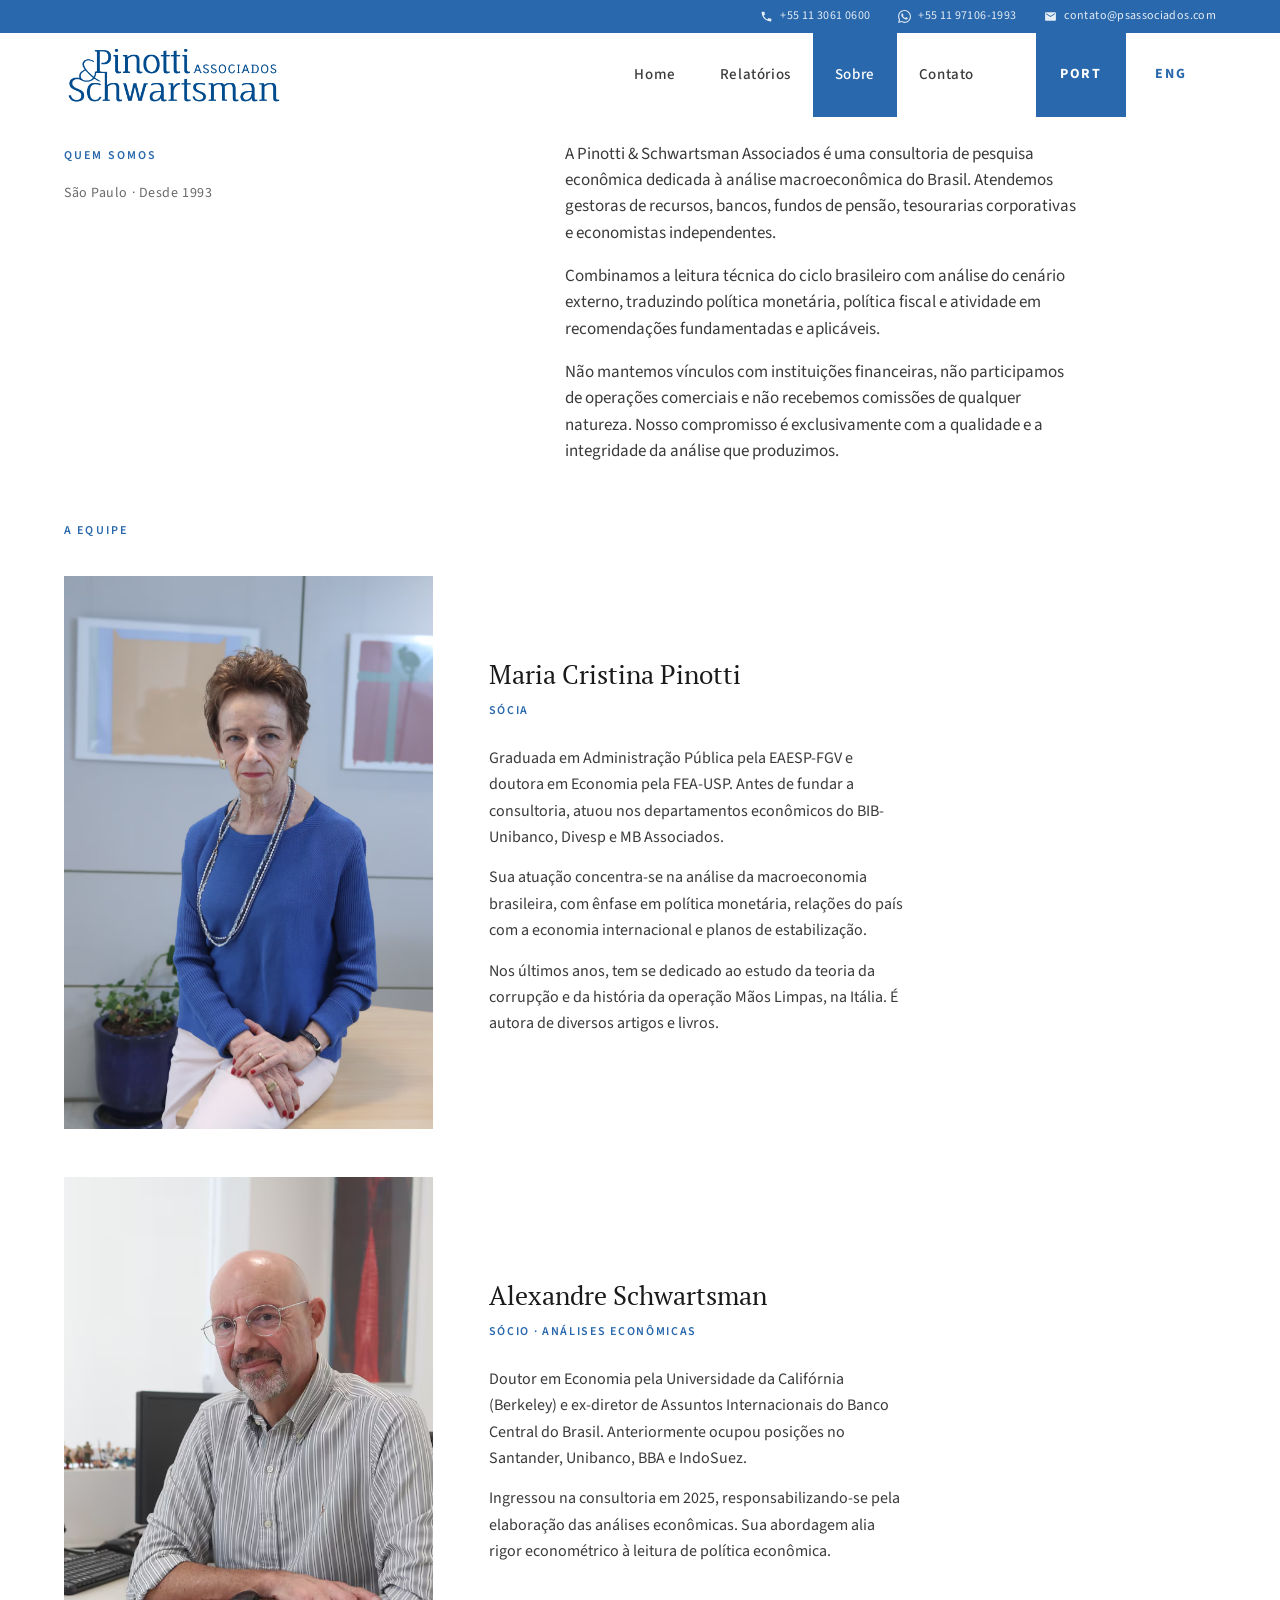
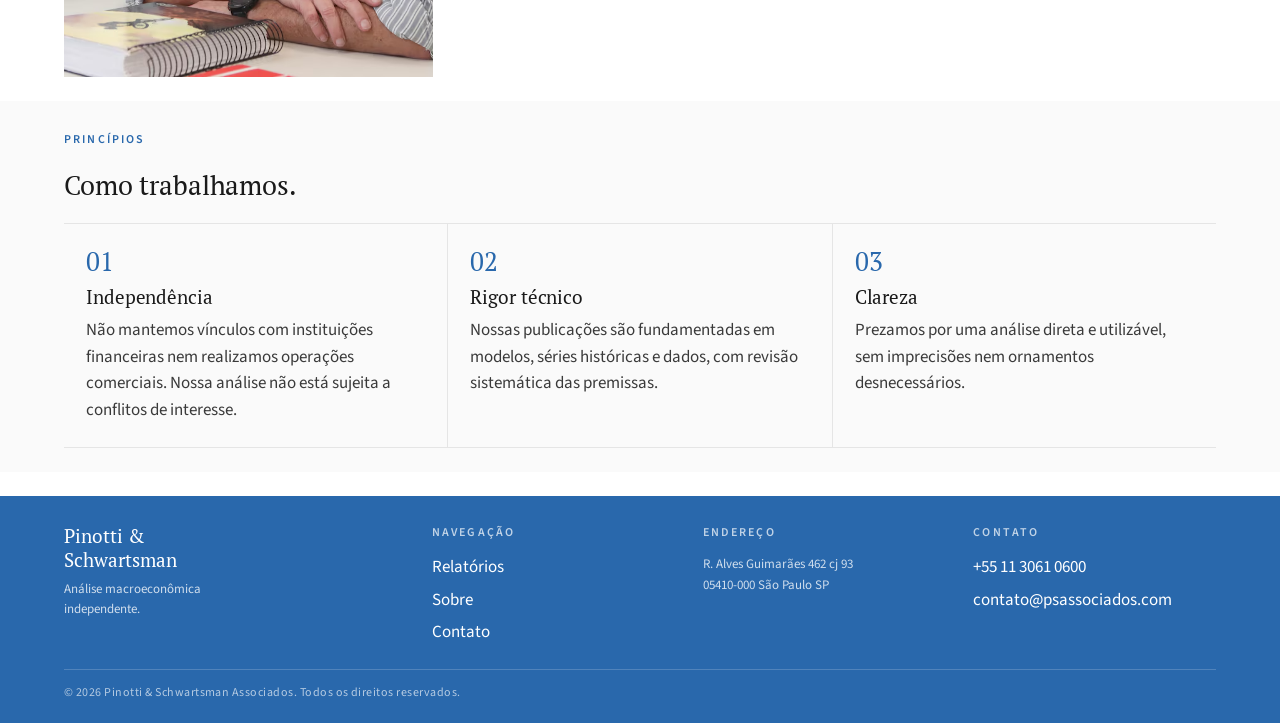
<file: sobre.html>
<!doctype html>
<html lang="pt-BR">
<head>
  <meta charset="utf-8" />
  <meta name="viewport" content="width=device-width, initial-scale=1" />
  <title>Sobre · Pinotti &amp; Schwartsman Associados</title>
  <meta name="description" content="Conheça a Pinotti & Schwartsman Associados: consultoria de pesquisa macroeconômica independente." />
  <meta property="og:title" content="Sobre · Pinotti & Schwartsman Associados" />
  <meta property="og:description" content="Pesquisa macroeconômica independente, rigorosa e oportuna." />
  <meta property="og:type" content="website" />
  <meta property="og:image" content="assets/ps-logo-br.png" />
  <link rel="preconnect" href="https://fonts.googleapis.com" />
  <link rel="preconnect" href="https://fonts.gstatic.com" crossorigin />
  <link href="https://fonts.googleapis.com/css2?family=PT+Serif:wght@400;700&family=Source+Sans+3:wght@300;400;500;600;700&display=swap" rel="stylesheet" />
  <link rel="icon" href="assets/ps-icon.png" type="image/png" />
  <link rel="stylesheet" href="styles.css" />
</head>
<body data-screen-label="Sobre">
  <div data-slot="header" data-active="sobre.html"></div>

  <main>
    <!-- Quem somos -->
    <section class="container">
      <div class="intro">
        <div>
          <span class="eyebrow" data-pt="Quem somos" data-en="Who we are">Quem somos</span>
          <p class="meta" data-pt="São Paulo · Desde 1993" data-en="São Paulo · Since 1993">São Paulo · Desde 1993</p>
        </div>
        <div>
          <p data-pt="A Pinotti & Schwartsman Associados é uma consultoria de pesquisa econômica dedicada à análise macroeconômica do Brasil. Atendemos gestoras de recursos, bancos, fundos de pensão, tesourarias corporativas e economistas independentes." data-en="Pinotti & Schwartsman Associates is an economics research consultancy dedicated to macroeconomic analysis of Brazil. We serve asset managers, banks, pension funds, corporate treasuries and independent economists.">A Pinotti &amp; Schwartsman Associados é uma consultoria de pesquisa econômica dedicada à análise macroeconômica do Brasil. Atendemos gestoras de recursos, bancos, fundos de pensão, tesourarias corporativas e economistas independentes.</p>
          <p data-pt="Combinamos a leitura técnica do ciclo brasileiro com análise do cenário externo, traduzindo política monetária, política fiscal e atividade em recomendações fundamentadas e aplicáveis." data-en="We combine the technical reading of the Brazilian cycle with analysis of the external scenario, translating monetary policy, fiscal policy and activity into well-founded and applicable recommendations.">Combinamos a leitura técnica do ciclo brasileiro com análise do cenário externo, traduzindo política monetária, política fiscal e atividade em recomendações fundamentadas e aplicáveis.</p>
          <p data-pt="Não mantemos vínculos com instituições financeiras, não participamos de operações comerciais e não recebemos comissões de qualquer natureza. Nosso compromisso é exclusivamente com a qualidade e a integridade da análise que produzimos." data-en="We maintain no ties to financial institutions, do not participate in commercial transactions and receive no commissions of any kind. Our commitment is exclusively to the quality and integrity of the analysis we produce.">Não mantemos vínculos com instituições financeiras, não participamos de operações comerciais e não recebemos comissões de qualquer natureza. Nosso compromisso é exclusivamente com a qualidade e a integridade da análise que produzimos.</p>
        </div>
      </div>
    </section>

    <!-- A equipe -->
    <section class="container">
      <div class="partner-section">
        <span class="eyebrow" data-pt="A equipe" data-en="The team">A equipe</span>
        <div class="partners">
          <div class="partner">
            <img class="partner-photo" src="assets/cristina.avif" alt="Maria Cristina Pinotti" style="object-position: center 30%;" />
            <div class="partner-body">
              <div class="partner-name">Maria Cristina Pinotti</div>
              <span class="partner-role" data-pt="Sócia" data-en="Partner">Sócia</span>
              <p data-pt="Graduada em Administração Pública pela EAESP-FGV e doutora em Economia pela FEA-USP. Antes de fundar a consultoria, atuou nos departamentos econômicos do BIB-Unibanco, Divesp e MB Associados." data-en="Graduated in Public Administration from EAESP-FGV and holds a PhD in Economics from FEA-USP. Before founding the consultancy, she worked in the economics departments of BIB-Unibanco, Divesp and MB Associados.">Graduada em Administração Pública pela EAESP-FGV e doutora em Economia pela FEA-USP. Antes de fundar a consultoria, atuou nos departamentos econômicos do BIB-Unibanco, Divesp e MB Associados.</p>
              <p data-pt="Sua atuação concentra-se na análise da macroeconomia brasileira, com ênfase em política monetária, relações do país com a economia internacional e planos de estabilização." data-en="Her work focuses on Brazilian macroeconomic analysis, with emphasis on monetary policy, the country's relations with the international economy and stabilisation plans.">Sua atuação concentra-se na análise da macroeconomia brasileira, com ênfase em política monetária, relações do país com a economia internacional e planos de estabilização.</p>
              <p data-pt="Nos últimos anos, tem se dedicado ao estudo da teoria da corrupção e da história da operação Mãos Limpas, na Itália. É autora de diversos artigos e livros." data-en="In recent years, she has devoted herself to the study of corruption theory and the history of the Mani Pulite operation in Italy. She is the author of several articles and books.">Nos últimos anos, tem se dedicado ao estudo da teoria da corrupção e da história da operação Mãos Limpas, na Itália. É autora de diversos artigos e livros.</p>
            </div>
          </div>
          <div class="partner">
            <img class="partner-photo" src="assets/alexandre.avif" alt="Alexandre Schwartsman" style="object-position: center 20%;" />
            <div class="partner-body">
              <div class="partner-name">Alexandre Schwartsman</div>
              <span class="partner-role" data-pt="Sócio · Análises econômicas" data-en="Partner · Economic analysis">Sócio · Análises econômicas</span>
              <p data-pt="Doutor em Economia pela Universidade da Califórnia (Berkeley) e ex-diretor de Assuntos Internacionais do Banco Central do Brasil. Anteriormente ocupou posições no Santander, Unibanco, BBA e IndoSuez." data-en="PhD in Economics from the University of California (Berkeley) and former director of International Affairs at the Central Bank of Brazil. Previously held positions at Santander, Unibanco, BBA and IndoSuez.">Doutor em Economia pela Universidade da Califórnia (Berkeley) e ex-diretor de Assuntos Internacionais do Banco Central do Brasil. Anteriormente ocupou posições no Santander, Unibanco, BBA e IndoSuez.</p>
              <p data-pt="Ingressou na consultoria em 2025, responsabilizando-se pela elaboração das análises econômicas. Sua abordagem alia rigor econométrico à leitura de política econômica." data-en="He joined the consultancy in 2025, taking responsibility for the production of economic analysis. His approach combines econometric rigour with economic policy reading.">Ingressou na consultoria em 2025, responsabilizando-se pela elaboração das análises econômicas. Sua abordagem alia rigor econométrico à leitura de política econômica.</p>
            </div>
          </div>
        </div>
      </div>
    </section>

    <!-- Princípios -->
    <section class="pillars">
      <div class="container">
        <span class="eyebrow" data-pt="Princípios" data-en="Principles">Princípios</span>
        <h2 data-pt="Como trabalhamos." data-en="How we work.">Como trabalhamos.</h2>
        <div class="grid">
          <div class="pillar">
            <div class="num">01</div>
            <h3 data-pt="Independência" data-en="Independence">Independência</h3>
            <p data-pt="Não mantemos vínculos com instituições financeiras nem realizamos operações comerciais. Nossa análise não está sujeita a conflitos de interesse." data-en="We maintain no ties to financial institutions and do not engage in commercial transactions. Our analysis is not subject to conflicts of interest.">Não mantemos vínculos com instituições financeiras nem realizamos operações comerciais. Nossa análise não está sujeita a conflitos de interesse.</p>
          </div>
          <div class="pillar">
            <div class="num">02</div>
            <h3 data-pt="Rigor técnico" data-en="Technical rigour">Rigor técnico</h3>
            <p data-pt="Nossas publicações são fundamentadas em modelos, séries históricas e dados, com revisão sistemática das premissas." data-en="Our publications are grounded in models, historical series and data, with systematic review of assumptions.">Nossas publicações são fundamentadas em modelos, séries históricas e dados, com revisão sistemática das premissas.</p>
          </div>
          <div class="pillar">
            <div class="num">03</div>
            <h3 data-pt="Clareza" data-en="Clarity">Clareza</h3>
            <p data-pt="Prezamos por uma análise direta e utilizável, sem imprecisões nem ornamentos desnecessários." data-en="We value direct and usable analysis, without imprecision or unnecessary ornamentation.">Prezamos por uma análise direta e utilizável, sem imprecisões nem ornamentos desnecessários.</p>
          </div>
        </div>
      </div>
    </section>

  </main>

  <div data-slot="footer"></div>
  <script src="site.js"></script>
</body>
</html>
</file>
<file: styles.css>
/* P&S — Pinotti & Schwartsman Associados
   Identidade: branco + azul institucional, retângulos retos, sem bordas arredondadas */

:root {
  --ps-blue: rgb(41, 104, 172);
  --ps-blue-deep: rgb(30, 80, 138);
  --ps-blue-soft: #e9eff7;
  --ink: #1a1a1a;
  --ink-2: #3a3a3a;
  --muted: #6b6b6b;
  --line: #e5e5e5;
  --bg: #ffffff;

  --serif: "PT Serif", "Source Serif 4", Georgia, "Times New Roman", serif;
  --sans: "Source Sans 3", "Helvetica Neue", Helvetica, Arial, sans-serif;

  --max: 1240px;
  --gutter: clamp(20px, 4vw, 44px);
}

* { box-sizing: border-box; }

html {
  overflow-x: clip;
}

html, body {
  margin: 0;
  padding: 0;
  background: var(--bg);
  color: var(--ink);
  font-family: var(--sans);
  font-size: 17px;
  line-height: 1.55;
  -webkit-font-smoothing: antialiased;
  -moz-osx-font-smoothing: grayscale;
}

a { color: inherit; text-decoration: none; }
img { display: block; max-width: 100%; height: auto; }

.container {
  max-width: var(--max);
  margin: 0 auto;
  padding: 0 var(--gutter);
}

/* ---------- TYPOGRAPHY ---------- */
h1, h2, h3, h4 {
  font-family: var(--serif);
  font-weight: 400;
  color: var(--ink);
  margin: 0;
  letter-spacing: -0.005em;
  overflow-wrap: break-word;
  word-break: break-word;
}
h1 { font-size: clamp(24px, 3vw, 34px); line-height: 1.2; }
h2 { font-size: clamp(20px, 2.2vw, 27px); line-height: 1.3; }
h3 { font-size: clamp(17px, 1.6vw, 20px); line-height: 1.35; }

p { margin: 0 0 1em; max-width: 64ch; }
p.lead {
  font-size: clamp(16px, 1.1vw, 18px);
  color: var(--ink-2);
  line-height: 1.55;
  max-width: 60ch;
}

.eyebrow {
  font-family: var(--sans);
  font-size: 12px;
  letter-spacing: 0.18em;
  text-transform: uppercase;
  color: var(--ps-blue);
  font-weight: 600;
  margin: 0 0 18px;
  display: inline-block;
}

.rule {
  width: 56px;
  height: 3px;
  background: var(--ps-blue);
  margin: 0 0 24px;
  display: block;
}

/* ---------- TOPBAR ---------- */
.topbar {
  background: var(--ps-blue);
  padding: 7px 0;
}
.topbar .container {
  display: flex;
  align-items: center;
  justify-content: flex-end;
  gap: 28px;
}
.topbar a {
  color: rgba(255,255,255,0.88);
  font-size: 12px;
  letter-spacing: 0.03em;
  display: inline-flex;
  align-items: center;
  gap: 7px;
  white-space: nowrap;
  transition: color .15s;
}
.topbar a:hover { color: #fff; }
@media (max-width: 700px) {
  .topbar { display: none; }
}

/* ---------- HEADER ---------- */
.site-header {
  background: var(--bg);
  position: sticky;
  top: 0;
  z-index: 50;
}
.site-header .row {
  display: flex;
  align-items: stretch;
  justify-content: space-between;
  height: 84px;
  gap: 24px;
}
.brand {
  display: flex;
  align-items: center;
  gap: 14px;
}
.brand img {
  height: 58px;
  width: auto;
  object-fit: fill;
}
.brand-text { display: none; }
.nav-logo   { display: none; }
.nav {
  display: flex;
  align-items: stretch;
  gap: 0;
  flex: 1;
  justify-content: flex-end;
  margin-right: 16px;
}
.nav a {
  font-size: 15px;
  letter-spacing: 0.04em;
  color: var(--ink-2);
  padding: 0 22px;
  display: flex;
  align-items: center;
  position: relative;
  transition: background .15s, color .15s;
  font-weight: 500;
}
.nav a:hover {
  background: var(--ps-blue);
  color: #fff;
}
.nav a.active {
  background: var(--ps-blue);
  color: #fff;
}
.lang {
  display: inline-flex;
  font-size: 14px;
  letter-spacing: 0.12em;
  font-weight: 700;
  gap: 0;
  align-self: stretch;
}
.lang button {
  background: #fff;
  border: 1px solid transparent;
  font: inherit;
  letter-spacing: inherit;
  width: 90px;
  height: auto;
  color: var(--ps-blue);
  cursor: pointer;
  padding: 0;
  display: inline-flex;
  align-items: center;
  justify-content: center;
  transition: background .15s, color .15s, border-color .15s;
}
.lang button.on {
  background: var(--ps-blue);
  color: #fff;
  border-color: var(--ps-blue);
}
.menu-toggle { display: none; }

/* ---------- FOOTER ---------- */
.site-footer {
  background: var(--ps-blue);
  color: #fff;
  margin-top: 24px;
  padding: 28px 0 20px;
}
.site-footer .grid {
  display: grid;
  grid-template-columns: 1.4fr 1fr 1fr 1fr;
  gap: 28px;
  margin-bottom: 24px;
}
.site-footer h4 {
  font-family: var(--sans);
  font-size: 12px;
  letter-spacing: 0.18em;
  text-transform: uppercase;
  font-weight: 600;
  color: rgba(255,255,255,0.7);
  margin-bottom: 12px;
}
.site-footer ul {
  list-style: none;
  padding: 0; margin: 0;
  display: flex;
  flex-direction: column;
  gap: 6px;
}
.site-footer a:hover { opacity: .75; }
.site-footer .wordmark {
  font-family: var(--serif);
  font-size: 19px;
  line-height: 1.25;
  margin-bottom: 8px;
}
.site-footer .small {
  font-size: 13px;
  color: rgba(255,255,255,0.78);
  line-height: 1.55;
  max-width: 32ch;
}
.site-footer .footer-address { white-space: pre-line; }
.site-footer .legal {
  border-top: 1px solid rgba(255,255,255,0.18);
  padding-top: 14px;
  display: flex;
  justify-content: space-between;
  font-size: 12px;
  color: rgba(255,255,255,0.65);
  letter-spacing: 0.04em;
}

/* ---------- SHARED COMPONENTS ---------- */
.btn {
  display: inline-flex;
  align-items: center;
  gap: 12px;
  background: var(--ps-blue);
  color: #fff;
  padding: 11px 18px;
  font-size: 14px;
  letter-spacing: 0.06em;
  font-weight: 600;
  border: 0;
  cursor: pointer;
  transition: background .15s;
}
.btn:hover { background: var(--ps-blue-deep); }
.btn.ghost {
  background: transparent;
  color: var(--ps-blue);
  border: 1px solid var(--ps-blue);
}
.btn.ghost:hover { background: var(--ps-blue); color: #fff; }
.btn .arrow { font-family: var(--sans); }

.section {
  padding-top: clamp(20px, 2.5vw, 36px);
  padding-bottom: clamp(20px, 2.5vw, 36px);
}
.section + .section { padding-top: 0; }

.divider {
  height: 1px;
  background: var(--line);
  margin: 0;
}

.mt-16 { margin-top: 16px; }
.mt-48 { margin-top: 48px; }

/* ---------- PAGE HEADER (subpages) ---------- */
.page-head {
  background: var(--ps-blue);
  color: #fff;
  padding: clamp(14px, 1.8vw, 22px) 0 clamp(12px, 1.5vw, 18px);
  margin-bottom: 0;
}
.page-head .eyebrow {
  color: rgba(255,255,255,0.75);
}
.page-head h1 {
  color: #fff;
  font-size: clamp(18px, 2vw, 26px);
  max-width: none;
}
.page-head h1 span,
.hero h1 span { display: block; }
.page-head .meta {
  display: flex;
  gap: 20px;
  font-size: 13px;
  letter-spacing: 0.06em;
  color: rgba(255,255,255,0.75);
  margin-top: 10px;
}

/* ---------- RESPONSIVE ---------- */
@media (max-width: 880px) {
  /* NAV — fullscreen overlay */
  .nav {
    display: none;
    position: fixed;
    inset: 0;
    width: 100vw;
    height: 100vh;
    min-height: -webkit-fill-available;
    z-index: 100;
    background: var(--ps-blue);
    flex-direction: column;
    justify-content: center;
    align-items: center;
    padding: 0;
  }
  .nav.open { display: flex; }
  .nav .lang { display: none; }

  .nav a {
    width: 100%;
    text-align: center;
    padding: 22px 40px;
    font-size: 22px;
    font-weight: 500;
    letter-spacing: 0.03em;
    color: #fff;
    background: transparent;
    border-bottom: 1px solid rgba(255,255,255,0.12);
  }
  .nav a:first-child { border-top: 1px solid rgba(255,255,255,0.12); }
  .nav a:hover,
  .nav a.active { background: rgba(255,255,255,0.1); color: #fff; }

  .nav.open .lang-mobile {
    display: flex;
    flex-direction: row;
    justify-content: center;
    gap: 8px;
    margin-top: 36px;
  }
  .nav.open .lang-mobile button {
    padding: 10px 28px;
    font-size: 13px;
    letter-spacing: 0.06em;
    border: 1px solid rgba(255,255,255,0.4);
    background: transparent;
    color: rgba(255,255,255,0.8);
    cursor: pointer;
  }
  .nav.open .lang-mobile button.on {
    background: #fff;
    color: var(--ps-blue);
    border-color: #fff;
  }

  /* HAMBURGER → X */
  .menu-toggle {
    display: inline-flex;
    align-items: center;
    justify-content: center;
    background: transparent;
    border: 0;
    width: 52px;
    height: 52px;
    cursor: pointer;
    padding: 0;
    align-self: center;
    margin-right: 8px;
    position: relative;
    z-index: 200;
  }
  .menu-toggle span {
    display: block;
    width: 22px;
    height: 2px;
    background: var(--ink);
    position: relative;
    transition: background .15s;
  }
  .menu-toggle span::before,
  .menu-toggle span::after {
    content: "";
    position: absolute;
    left: 0;
    width: 22px;
    height: 2px;
    background: var(--ink);
    transition: transform .2s, top .2s, background .15s;
  }
  .menu-toggle span::before { top: -7px; }
  .menu-toggle span::after  { top: 7px; }

  /* X state — triggered when nav.open is the immediate prev sibling */
  .nav.open + .menu-toggle {
    position: fixed;
    top: 10px;
    right: var(--gutter);
    z-index: 200;
  }
  .nav.open .nav-logo {
    display: block;
    position: fixed;
    top: 14px;
    left: var(--gutter);
    height: 44px;
    width: auto;
    z-index: 200;
    filter: brightness(0) invert(1);
  }
  .nav.open + .menu-toggle span              { background: transparent; }
  .nav.open + .menu-toggle span::before      { background: #fff; transform: rotate(45deg);  top: 0; }
  .nav.open + .menu-toggle span::after       { background: #fff; transform: rotate(-45deg); top: 0; }

  .site-header .row { height: 72px; }
  .brand { margin-left: 0; }
  .brand img { height: 44px; }

  .site-footer .grid { grid-template-columns: 1fr 1fr; gap: 32px; }
}

/* ---------- HISTORIA PAGE ---------- */
.history-intro {
  display: grid;
  grid-template-columns: 1fr 1.4fr;
  gap: 36px;
  padding: clamp(14px, 2vw, 24px) var(--gutter);
  align-items: start;
}
.history-intro h2 {
  max-width: 22ch;
  margin-bottom: 18px;
}
.history-intro p {
  color: var(--ink-2);
}
.history-year {
  font-family: var(--serif);
  color: var(--ps-blue);
  font-size: clamp(30px, 4vw, 48px);
  line-height: 1;
}
.history-band {
  background: #fafafa;
  padding: clamp(14px, 2vw, 24px) 0;
}
.history-timeline {
  display: grid;
  grid-template-columns: repeat(3, 1fr);
  gap: 0;
  border-top: 1px solid var(--line);
  border-bottom: 1px solid var(--line);
}
.history-timeline article {
  background: #fafafa;
  padding: 24px 22px;
  border-right: 1px solid var(--line);
}
.history-timeline article:last-child {
  border-right: none;
}
.history-timeline .num {
  display: inline-block;
  font-size: 12px;
  letter-spacing: 0.18em;
  color: var(--ps-blue);
  font-weight: 600;
  margin-bottom: 10px;
}
.history-timeline h3 {
  font-size: 19px;
  margin-bottom: 8px;
}
.history-timeline p {
  color: var(--ink-2);
  margin: 0;
}
.history-legacy {
  display: grid;
  grid-template-columns: 0.8fr 1.4fr;
  gap: 36px;
  align-items: center;
  padding-top: clamp(14px, 2vw, 24px);
  padding-bottom: clamp(14px, 2vw, 24px);
}
.history-legacy h2 {
  max-width: 18ch;
  margin-bottom: 18px;
}
.history-legacy p {
  color: var(--ink-2);
}
.history-mark {
  background: var(--ps-blue);
  aspect-ratio: 1 / 1;
  display: flex;
  align-items: center;
  justify-content: center;
}
.history-mark img {
  width: 58%;
  filter: brightness(0) invert(1);
}
.history-profile {
  display: grid;
  grid-template-columns: 1fr 1.4fr;
  gap: 36px;
  padding-top: clamp(14px, 2vw, 24px);
  padding-bottom: clamp(14px, 2vw, 24px);
}
.history-profile-head h2 {
  max-width: 18ch;
}
.history-profile-copy {
  columns: 2 280px;
  column-gap: 32px;
}
.history-profile-copy p {
  color: var(--ink-2);
  break-inside: avoid;
}
.history-chapters {
  background: #fafafa;
  padding: clamp(14px, 2vw, 24px) 0;
}
.history-chapters-head {
  display: grid;
  grid-template-columns: 1fr 1.4fr;
  gap: 28px;
  align-items: end;
  margin-bottom: 20px;
}
.history-chapters-head h2 {
  max-width: 22ch;
}
.history-chapters-grid {
  display: grid;
  grid-template-columns: repeat(3, 1fr);
  gap: 1px;
  background: var(--line);
  border-top: 1px solid var(--line);
  border-bottom: 1px solid var(--line);
}
.history-chapters article {
  background: #fafafa;
  padding: 22px 22px;
}
.history-chapters time {
  display: inline-block;
  font-family: var(--serif);
  font-size: 20px;
  color: var(--ps-blue);
  margin-bottom: 10px;
  line-height: 1;
}
.history-chapters h3 {
  font-size: 19px;
  margin-bottom: 8px;
}
.history-chapters p {
  color: var(--ink-2);
  margin: 0;
}
.history-chronology {
  background: #fafafa;
  padding: clamp(14px, 2vw, 24px) 0;
}
.history-chronology .container {
  display: grid;
  grid-template-columns: 0.8fr 1.4fr;
  gap: 36px;
  align-items: start;
}
.history-chronology h2 {
  max-width: 12ch;
}
.history-chronology ol {
  list-style: none;
  padding: 0;
  margin: 0;
  border-top: 1px solid var(--line);
}
.history-chronology li {
  display: grid;
  grid-template-columns: 140px 1fr;
  gap: 18px;
  padding: 11px 0;
  border-bottom: 1px solid var(--line);
}
.history-chronology time {
  font-family: var(--serif);
  font-size: 22px;
  color: var(--ps-blue);
  line-height: 1.25;
}
.history-chronology li span {
  color: var(--ink-2);
}
@media (max-width: 920px) {
  .history-intro,
  .history-legacy,
  .history-profile,
  .history-chronology .container {
    grid-template-columns: 1fr;
    gap: 40px;
  }
  .history-timeline,
  .history-chapters-head,
  .history-chapters-grid {
    grid-template-columns: 1fr;
  }
  .history-timeline article {
    border-right: none;
    border-bottom: 1px solid var(--line);
  }
  .history-timeline article:last-child {
    border-bottom: none;
  }
  .history-profile-copy {
    columns: 1;
  }
  .history-mark {
    max-width: 360px;
  }
}
@media (max-width: 560px) {
  .history-chronology li {
    grid-template-columns: 1fr;
    gap: 8px;
  }
}
.lang-mobile { display: none; }
@media (max-width: 880px) {
  .lang-desktop { display: none !important; }
}

@media (max-width: 520px) {
  .site-footer .grid { grid-template-columns: 1fr; }
  .site-footer .legal { flex-direction: column; gap: 8px; }
}

/* ---------- HOME ---------- */
.hero {
  padding: clamp(14px, 2vw, 22px) 0 clamp(14px, 2vw, 22px);
}
.hero h1 {
  font-size: clamp(22px, 2.6vw, 32px);
  max-width: none;
  margin-bottom: 16px;
}
.hero .lead {
  max-width: 56ch;
  font-size: clamp(16px, 1.1vw, 18px);
  color: var(--ink-2);
  margin-bottom: 24px;
}
.hero .actions {
  display: flex;
  gap: 16px;
  flex-wrap: wrap;
}
.about-block .actions {
  display: flex;
  gap: 16px;
  flex-wrap: wrap;
}

.services { padding-top: clamp(16px, 2vw, 28px); }
.services .head {
  display: grid;
  grid-template-columns: 1fr 1.4fr;
  gap: 28px;
  margin-bottom: 28px;
  align-items: end;
}
.services .head .lead { margin: 0; }
.svc-grid {
  display: grid;
  grid-template-columns: repeat(3, 1fr);
  gap: 1px;
  background: var(--line);
  border-top: 1px solid var(--line);
  border-bottom: 1px solid var(--line);
}
.svc {
  background: #fff;
  padding: 24px 22px;
  display: flex;
  flex-direction: column;
  gap: 10px;
  transition: background .2s;
}
.svc .num {
  font-family: var(--sans);
  font-weight: 600;
  font-size: 12px;
  letter-spacing: 0.18em;
  color: var(--ps-blue);
}
.svc h3 { font-size: 19px; line-height: 1.3; margin-bottom: 8px; }
.svc p { color: var(--ink-2); margin: 0; }
.svc:hover { background: var(--ps-blue-soft); }

.about-block {
  display: grid;
  grid-template-columns: 1fr 1.2fr;
  gap: 36px;
  align-items: start;
}
.about-block .visual {
  background: var(--ps-blue);
  aspect-ratio: 4 / 5;
  position: relative;
  overflow: hidden;
}
.about-block .visual .visual-photo {
  position: absolute;
  inset: 0;
  width: 100%;
  height: 100%;
  object-fit: cover;
  object-position: center top;
}
.about-block .visual .label-tag {
  position: absolute;
  left: 0;
  top: 0;
  background: #fff;
  color: var(--ps-blue);
  padding: 10px 18px;
  font-size: 12px;
  letter-spacing: 0.18em;
  text-transform: uppercase;
  font-weight: 600;
}
.about-block .copy h2 { margin-bottom: 18px; max-width: 16ch; }
.about-block .copy p { color: var(--ink-2); }

.reports-strip {
  background: #fafafa;
  padding: clamp(18px, 2.5vw, 36px) 0;
  margin-top: clamp(10px, 1.5vw, 18px);
}
.reports-strip .head {
  display: grid;
  grid-template-columns: 1fr 1.3fr;
  gap: 28px;
  margin-bottom: 22px;
  align-items: end;
}
.reports-list { border-top: 1px solid var(--line); }
.report-row {
  display: grid;
  grid-template-columns: 64px 1fr auto;
  gap: 18px;
  padding: 14px 0;
  border-bottom: 1px solid var(--line);
  align-items: baseline;
}
.report-row .num {
  font-family: var(--serif);
  font-size: 24px;
  color: var(--ps-blue);
}
.report-row .name {
  font-family: var(--serif);
  font-size: clamp(18px, 1.4vw, 21px);
  color: var(--ink);
}
.report-row .desc {
  grid-column: 2 / 3;
  color: var(--muted);
  font-size: 15px;
  max-width: 60ch;
  margin-top: 6px;
}
.report-row .freq {
  font-size: 12px;
  letter-spacing: 0.16em;
  text-transform: uppercase;
  color: var(--muted);
  align-self: center;
}

.cta {
  background: var(--ps-blue);
  color: #fff;
  padding: clamp(34px, 4.5vw, 54px) 0;
}
.cta .row {
  display: grid;
  grid-template-columns: 1.4fr 1fr;
  gap: 28px;
  align-items: center;
}
.cta h2 { color: #fff; max-width: 18ch; }
.cta .actions {
  justify-self: end;
  display: flex;
  gap: 16px;
  flex-wrap: wrap;
}
.cta .btn { background: #fff; color: var(--ps-blue); }
.cta .btn:hover { background: rgba(255,255,255,0.88); }
.cta .btn.ghost { background: transparent; color: #fff; border-color: rgba(255,255,255,0.6); }
.cta .btn.ghost:hover { background: #fff; color: var(--ps-blue); }

@media (max-width: 920px) {
  .services .head { grid-template-columns: 1fr; gap: 24px; }
  .svc-grid { grid-template-columns: 1fr; }
  .about-block { grid-template-columns: 1fr; gap: 28px; }
  .reports-strip .head { grid-template-columns: 1fr; gap: 24px; }
  .cta .row { grid-template-columns: 1fr; }
  .cta .actions { justify-self: start; }
  .report-row { grid-template-columns: 40px 1fr; }
  .report-row .freq { grid-column: 2; }
}

/* ---------- SOBRE PAGE ---------- */
.intro {
      display: grid;
      grid-template-columns: 1fr 1.4fr;
      gap: 36px;
      padding: clamp(14px, 2vw, 24px) 0;
      align-items: start;
    }
    .intro .meta { font-size: 14px; color: var(--muted); letter-spacing: 0.04em; }
    .intro h2 { max-width: 18ch; margin-bottom: 18px; }
    .intro p { color: var(--ink-2); }
    .pillars {
      background: #fafafa;
      padding: clamp(14px, 2vw, 24px) 0;
    }
    .pillars .grid {
      display: grid;
      grid-template-columns: repeat(3, 1fr);
      gap: 1px;
      background: var(--line);
      margin-top: 20px;
      border-top: 1px solid var(--line);
      border-bottom: 1px solid var(--line);
    }
    .pillar {
      background: #fafafa;
      padding: 24px 22px;
    }
    .pillar .num {
      font-family: var(--serif);
      font-size: 26px;
      color: var(--ps-blue);
      line-height: 1;
      margin-bottom: 10px;
    }
    .pillar h3 { margin-bottom: 8px; font-size: 19px; }
    .pillar p { color: var(--ink-2); margin: 0; }

    .quote-block {
      background: var(--ps-blue);
      color: #fff;
      padding: clamp(18px, 2.5vw, 32px) 0;
    }
    .quote-block .container {
      display: grid;
      grid-template-columns: 1fr 2fr;
      gap: 28px;
      align-items: start;
    }
    .quote-block .label {
      font-size: 12px;
      letter-spacing: 0.18em;
      text-transform: uppercase;
      color: rgba(255,255,255,0.78);
      font-weight: 600;
    }
    .quote-block blockquote {
      font-family: var(--serif);
      font-size: clamp(20px, 2vw, 27px);
      line-height: 1.35;
      margin: 0;
      max-width: 22ch;
    }
    .quote-block blockquote::before {
      content: "";
      display: block;
      width: 56px;
      height: 3px;
      background: #fff;
      margin-bottom: 20px;
    }
    .quote-block .attrib {
      margin-top: 18px;
      font-size: 14px;
      color: rgba(255,255,255,0.82);
      letter-spacing: 0.04em;
    }
    @media (max-width: 920px) {
      .intro { grid-template-columns: 1fr; gap: 32px; }
      .pillars .grid { grid-template-columns: 1fr; }
      .quote-block .container { grid-template-columns: 1fr; gap: 24px; }
    }


/* ---------- RELATORIOS PAGE ---------- */
    .reports {
      padding-top: clamp(14px, 2vw, 24px);
      padding-bottom: clamp(14px, 2vw, 24px);
    }
    .report {
      display: grid;
      grid-template-columns: 5fr 7fr;
      gap: 32px;
      padding: clamp(14px, 2vw, 26px) 0;
      border-bottom: 1px solid var(--line);
      align-items: start;
    }
    .report .cover {
      background: #fff;
      border: 1px solid var(--line);
      aspect-ratio: 3 / 4;
      position: relative;
      padding: 20px;
      display: flex;
      flex-direction: column;
      gap: 18px;
      box-shadow: 0 1px 0 rgba(0,0,0,0.02);
      overflow: hidden;
    }
    .report .cover .top {
      display: flex;
      justify-content: space-between;
      align-items: stretch;
      gap: 12px;
      margin: -20px -20px 0;
    }
    .report .cover .date {
      background: var(--rc, var(--ps-blue));
      color: #fff;
      padding: 12px 18px;
      font-size: 14px;
      font-weight: 600;
      letter-spacing: 0.06em;
    }
    .report .cover .pg {
      background: var(--rc, var(--ps-blue));
      color: #fff;
      padding: 12px 14px;
      font-size: 13px;
      font-weight: 600;
    }
    .report .cover .ps-mark {
      width: 64px;
      opacity: 1;
      filter: var(--rf, none);
    }
    .report .cover h3 {
      font-family: var(--serif);
      font-size: 20px;
      line-height: 1.2;
      color: var(--ink);
    }
    .report .cover .sub {
      font-family: var(--serif);
      font-style: italic;
      font-size: 16px;
      color: var(--rc, var(--ps-blue));
    }
    .report .cover .stripes {
      flex: 1;
      overflow-y: auto;
      margin-top: 10px;
      font-family: var(--sans);
      font-size: 13px;
      line-height: 1.6;
      color: var(--ink-2);
    }
    .cover-text { margin: 0; }
    .report .cover .bottom-bar {
      height: 8px;
      background: var(--rc, var(--ps-blue));
      margin: 0 -20px -20px;
    }

    .report .meta {
      display: grid;
      grid-template-columns: auto 1fr;
      gap: 6px 18px;
      margin-bottom: 18px;
      font-size: 13px;
    }
    .report .meta dt {
      color: var(--muted);
      letter-spacing: 0.12em;
      text-transform: uppercase;
      font-size: 11px;
      font-weight: 600;
    }
    .report .meta dd { margin: 0; color: var(--ink-2); }

    .report .body .num {
      font-family: var(--serif);
      font-size: 14px;
      letter-spacing: 0.12em;
      text-transform: uppercase;
      color: var(--rc, var(--ps-blue));
      margin-bottom: 8px;
      display: block;
    }
    .report .body h2 {
      font-size: clamp(22px, 2.2vw, 28px);
      line-height: 1.2;
      margin-bottom: 10px;
    }
    .report .body .sub {
      font-family: var(--serif);
      font-style: italic;
      font-size: clamp(18px, 1.5vw, 22px);
      color: var(--rc, var(--ps-blue));
      margin-bottom: 16px;
    }
    .report .body p { color: var(--ink-2); }
    .report .body .topics {
      display: flex;
      flex-wrap: wrap;
      gap: 8px;
      margin-top: 18px;
    }
    .report .body .topic {
      font-size: 12px;
      letter-spacing: 0.08em;
      text-transform: uppercase;
      padding: 6px 12px;
      border: 1px solid var(--line);
      color: var(--ink-2);
    }

    /* --- Últimos relatórios --- */
    .report .body .latest-wrap {
      margin-top: 28px;
      padding-top: 22px;
      border-top: 1px solid var(--line);
    }
    .report .body .latest-label {
      display: block;
      font-size: 11px;
      font-weight: 600;
      letter-spacing: 0.12em;
      text-transform: uppercase;
      color: var(--muted);
      margin-bottom: 14px;
    }
    .report .body .latest-list {
      list-style: none;
      padding: 0;
      margin: 0;
      display: flex;
      flex-direction: column;
      gap: 18px;
    }
    .report .body .latest-entry { list-style: none; display: flex; flex-direction: column; gap: 5px; }
    .report .body .latest-entry-header {
      display: flex;
      align-items: baseline;
      gap: 10px;
    }
    .report .body .latest-row-date {
      font-size: 11px;
      font-weight: 600;
      letter-spacing: 0.05em;
      color: var(--rc, var(--ps-blue));
      white-space: nowrap;
      flex-shrink: 0;
    }
    .report .body .latest-row-title {
      font-family: var(--serif);
      font-size: 15px;
      font-weight: 700;
      color: var(--ink);
      line-height: 1.2;
    }
    .report .body .latest-row-excerpt {
      font-size: 13px;
      line-height: 1.6;
      color: var(--ink-2);
      margin: 0;
    }

    .access {
      background: var(--ps-blue);
      color: #fff;
      padding: clamp(34px, 4.5vw, 54px) 0;
    }
    .access .row {
      display: grid;
      grid-template-columns: 1.4fr 1fr;
      gap: 28px;
      align-items: center;
    }
    .access h2 { color: #fff; max-width: 22ch; }
    .access p { color: rgba(255,255,255,0.85); max-width: 52ch; }
    .access .actions {
      justify-self: end;
      display: flex;
      gap: 16px;
      flex-wrap: wrap;
    }
    .access .btn { background: #fff; color: var(--ps-blue); }
    .access .btn:hover { background: rgba(255,255,255,0.88); }

    @media (max-width: 920px) {
      .report { grid-template-columns: 1fr; gap: 40px; }
      .report .cover { max-width: 380px; margin-inline: auto; }
      .access .row { grid-template-columns: 1fr; }
      .access .actions { justify-self: start; }
    }


/* ---------- CONTATO PAGE ---------- */
.contact {
      display: grid;
      grid-template-columns: 1fr 1.2fr;
      gap: 0;
      min-height: 70vh;
    }
    .contact .info {
      padding: clamp(34px, 4.5vw, 54px) clamp(22px, 3vw, 40px) clamp(34px, 4.5vw, 54px) 0;
    }
    .contact .info h2 { max-width: 16ch; margin-bottom: 16px; }
    .contact .info p { color: var(--ink-2); max-width: 50ch; margin-bottom: 22px; }
    .contact .info .block {
      border-top: 1px solid var(--line);
      padding: 16px 0;
      display: grid;
      grid-template-columns: 120px 1fr;
      gap: 18px;
      align-items: baseline;
    }
    .contact .info .block:last-child { border-bottom: 1px solid var(--line); }
    .contact .info .block dt {
      font-size: 12px;
      letter-spacing: 0.16em;
      text-transform: uppercase;
      color: var(--muted);
      font-weight: 600;
    }
    .contact .info .block dd {
      margin: 0;
      font-family: var(--serif);
      font-size: 18px;
      color: var(--ink);
      line-height: 1.5;
      white-space: pre-line;
    }
    .contact .info .block a { color: var(--ps-blue); }

    .contact .form-pane {
      background: var(--ps-blue);
      color: #fff;
      padding: clamp(34px, 4.5vw, 54px) clamp(22px, 3vw, 44px);
    }
    .contact .form-pane h3 {
      font-family: var(--sans);
      font-size: 12px;
      letter-spacing: 0.18em;
      text-transform: uppercase;
      font-weight: 600;
      color: rgba(255,255,255,0.78);
      margin-bottom: 10px;
    }
    .contact .form-pane .lead {
      font-family: var(--serif);
      font-size: clamp(18px, 1.8vw, 23px);
      line-height: 1.3;
      color: #fff;
      max-width: 22ch;
      margin: 0 0 24px;
    }

    .form-grid {
      display: grid;
      grid-template-columns: 1fr 1fr;
      gap: 16px;
    }
    .field { display: flex; flex-direction: column; }
    .field.full { grid-column: 1 / -1; }
    .field label {
      font-size: 11px;
      letter-spacing: 0.16em;
      text-transform: uppercase;
      color: rgba(255,255,255,0.78);
      margin-bottom: 8px;
      font-weight: 600;
    }
    .field input, .field select, .field textarea {
      background: transparent;
      border: 0;
      border-bottom: 1px solid rgba(255,255,255,0.4);
      color: #fff;
      padding: 7px 0;
      font: inherit;
      font-size: 16px;
      outline: none;
      transition: border-color .15s;
    }
    .field input:focus, .field select:focus, .field textarea:focus {
      border-bottom-color: #fff;
    }
    .field textarea {
      resize: vertical;
      min-height: 92px;
    }
    .field select option { color: var(--ink); }
    .form-actions {
      grid-column: 1 / -1;
      display: flex;
      justify-content: space-between;
      align-items: center;
      margin-top: 16px;
      gap: 16px;
      flex-wrap: wrap;
    }
    .form-actions .small {
      font-size: 12px;
      color: rgba(255,255,255,0.7);
      max-width: 36ch;
    }
    .form-actions .form-status {
      grid-column: 1 / -1;
      color: #fff;
      max-width: none;
      width: 100%;
    }
    .form-actions .btn {
      background: #fff;
      color: var(--ps-blue);
    }
    .form-actions .btn:hover { background: rgba(255,255,255,0.88); }

    @media (max-width: 920px) {
      .contact { display: block; }
      .contact .info { padding-right: 0; padding-bottom: 30px; }
      .contact .form-pane {
        margin-left: var(--gutter);
        max-width: calc(100% - 2 * var(--gutter));
      }
      .form-grid { grid-template-columns: 1fr; }
    }

/* ---------- SOBRE — SÓCIOS ---------- */
.partners {
  display: flex;
  flex-direction: column;
  margin-top: 18px;
}
.partner {
  display: flex;
  align-items: stretch;
  min-height: 500px;
  margin-bottom: 48px;
}
.partner:last-child { margin-bottom: 0; }
.partner-photo {
  flex-shrink: 0;
  width: 32%;
  object-fit: cover;
  object-position: center 20%;
}
.partner-body {
  flex: 1;
  display: flex;
  flex-direction: column;
  justify-content: center;
  padding: 48px 56px;
}
.partner-name {
  font-family: var(--serif);
  font-size: clamp(21px, 2vw, 27px);
  font-weight: 400;
  color: var(--ink);
  margin: 0 0 8px;
}
.partner-role {
  display: block;
  font-size: 12px;
  letter-spacing: 0.14em;
  text-transform: uppercase;
  color: var(--ps-blue);
  font-weight: 600;
  margin-bottom: 24px;
}
.partner p {
  color: var(--ink-2);
  margin: 0 0 14px;
  font-size: clamp(16px, 1.2vw, 18px);
  line-height: 1.65;
  max-width: 52ch;
}
.partner-section {
  padding-top: clamp(6px, 0.8vw, 12px);
  padding-bottom: clamp(14px, 2vw, 24px);
}
@media (max-width: 700px) {
  .partner { flex-direction: column; min-height: auto; }
  .partner-photo { width: 100%; height: 260px; }
  .partner-body { padding: 24px 0; }
}

/* ---------- HISTÓRIA — CITAÇÕES ---------- */
.quotes-section {
  padding-top: clamp(16px, 2vw, 28px);
  padding-bottom: clamp(16px, 2vw, 28px);
}
.quotes-grid {
  display: grid;
  grid-template-columns: 1fr 1fr;
  gap: 28px;
}
.quote-card {
  border-top: 3px solid var(--ps-blue);
  padding-top: 18px;
}
.quote-card blockquote {
  font-family: var(--serif);
  font-size: clamp(17px, 1.4vw, 21px);
  line-height: 1.45;
  color: var(--ink);
  margin: 0 0 14px;
}
.quote-card .attrib {
  font-size: 12px;
  letter-spacing: 0.1em;
  text-transform: uppercase;
  font-weight: 600;
  color: var(--muted);
}
@media (max-width: 600px) { .quotes-grid { grid-template-columns: 1fr; } }

/* ---------- SOBRE — intro sem h2 gigante ---------- */
.intro-section {
  padding-top: clamp(14px, 2vw, 24px);
  padding-bottom: clamp(14px, 2vw, 24px);
}
</file>
